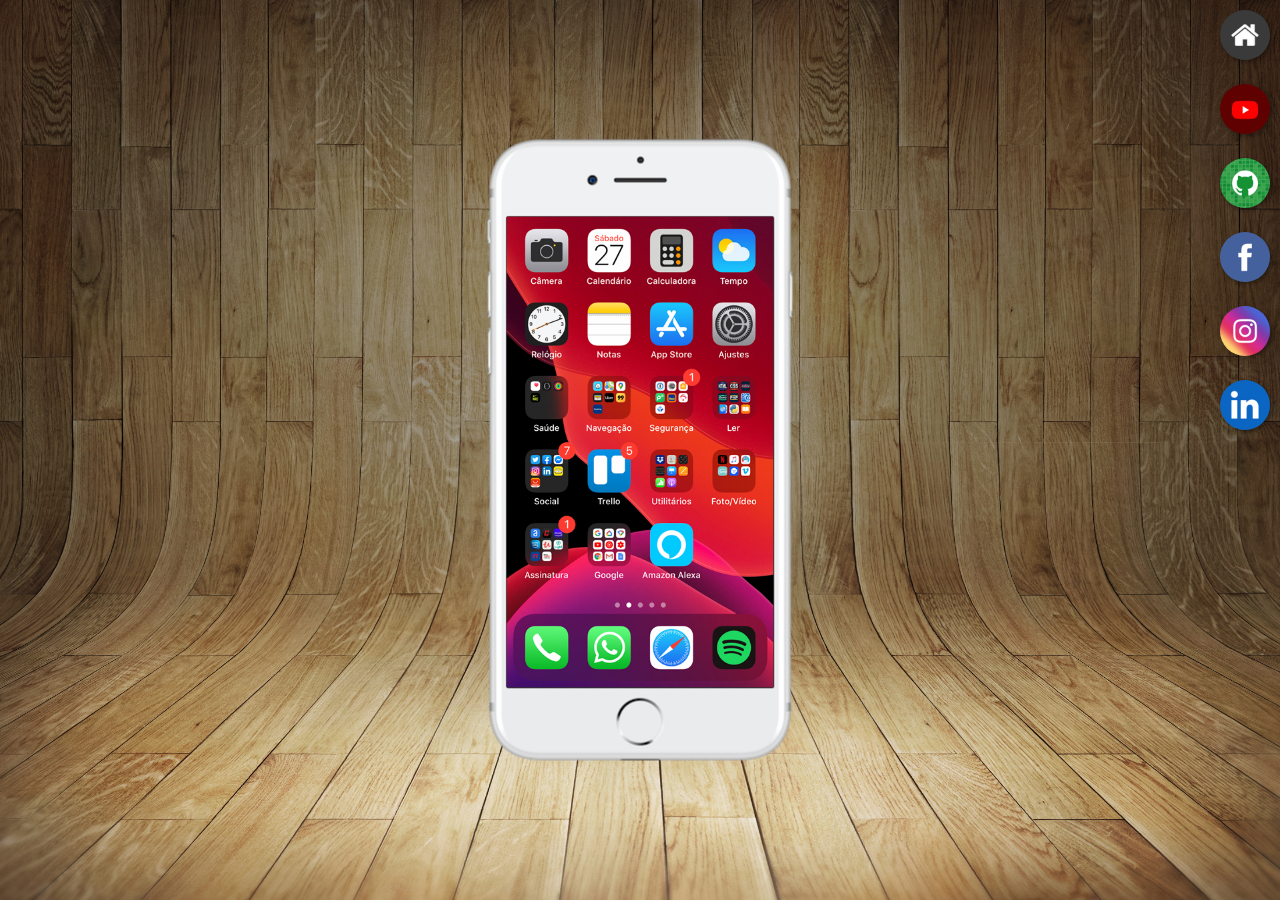
<file: index.html>
<!DOCTYPE html>
<html lang="pt-br">
<head>
    <meta charset="UTF-8">
    <meta name="viewport" content="width=device-width, initial-scale=1.0">
    <link rel="shortcut icon" href="favicon.ico" type="image/x-icon">
    <link rel="stylesheet" href="estilos/estilos.css">
    <title>Pojeto Redes Sociais</title>
</head>
<body>
    <main>
        <section id="telefone">
            <iframe src="home.html" name="tela" id="tela" frameborder="0">
                Seu navegador não é compatível com isso.
            </iframe>
        </section>
        <section id="redes-sociais">
            <a href="home.html" target="tela"> <img src="imagens/logo-home.jpg" alt="Home"></a><br>

            <a href="youtube.html" target="tela"><img src="imagens/logo-youtube.jpg" alt="Youtube"></a><br>

            <a href="github.html" target="tela"><img src="imagens/logo-github.jpg" alt="GitHub"></a><br>

            <a href="#" target="tela"><img src="imagens/logo-facebook.jpg" alt="Facebook"></a><br>

            <a href="instagram.html" target="tela"><img src="imagens/logo-instagram.jpg" alt="Instagram"></a><br>

            <a href="linkedin.html" target="tela"><img src="imagens/logo2-linkedin.jpg" alt="Linkedin"></a>
        </section>
    </main>
</body>
</html>
</file>
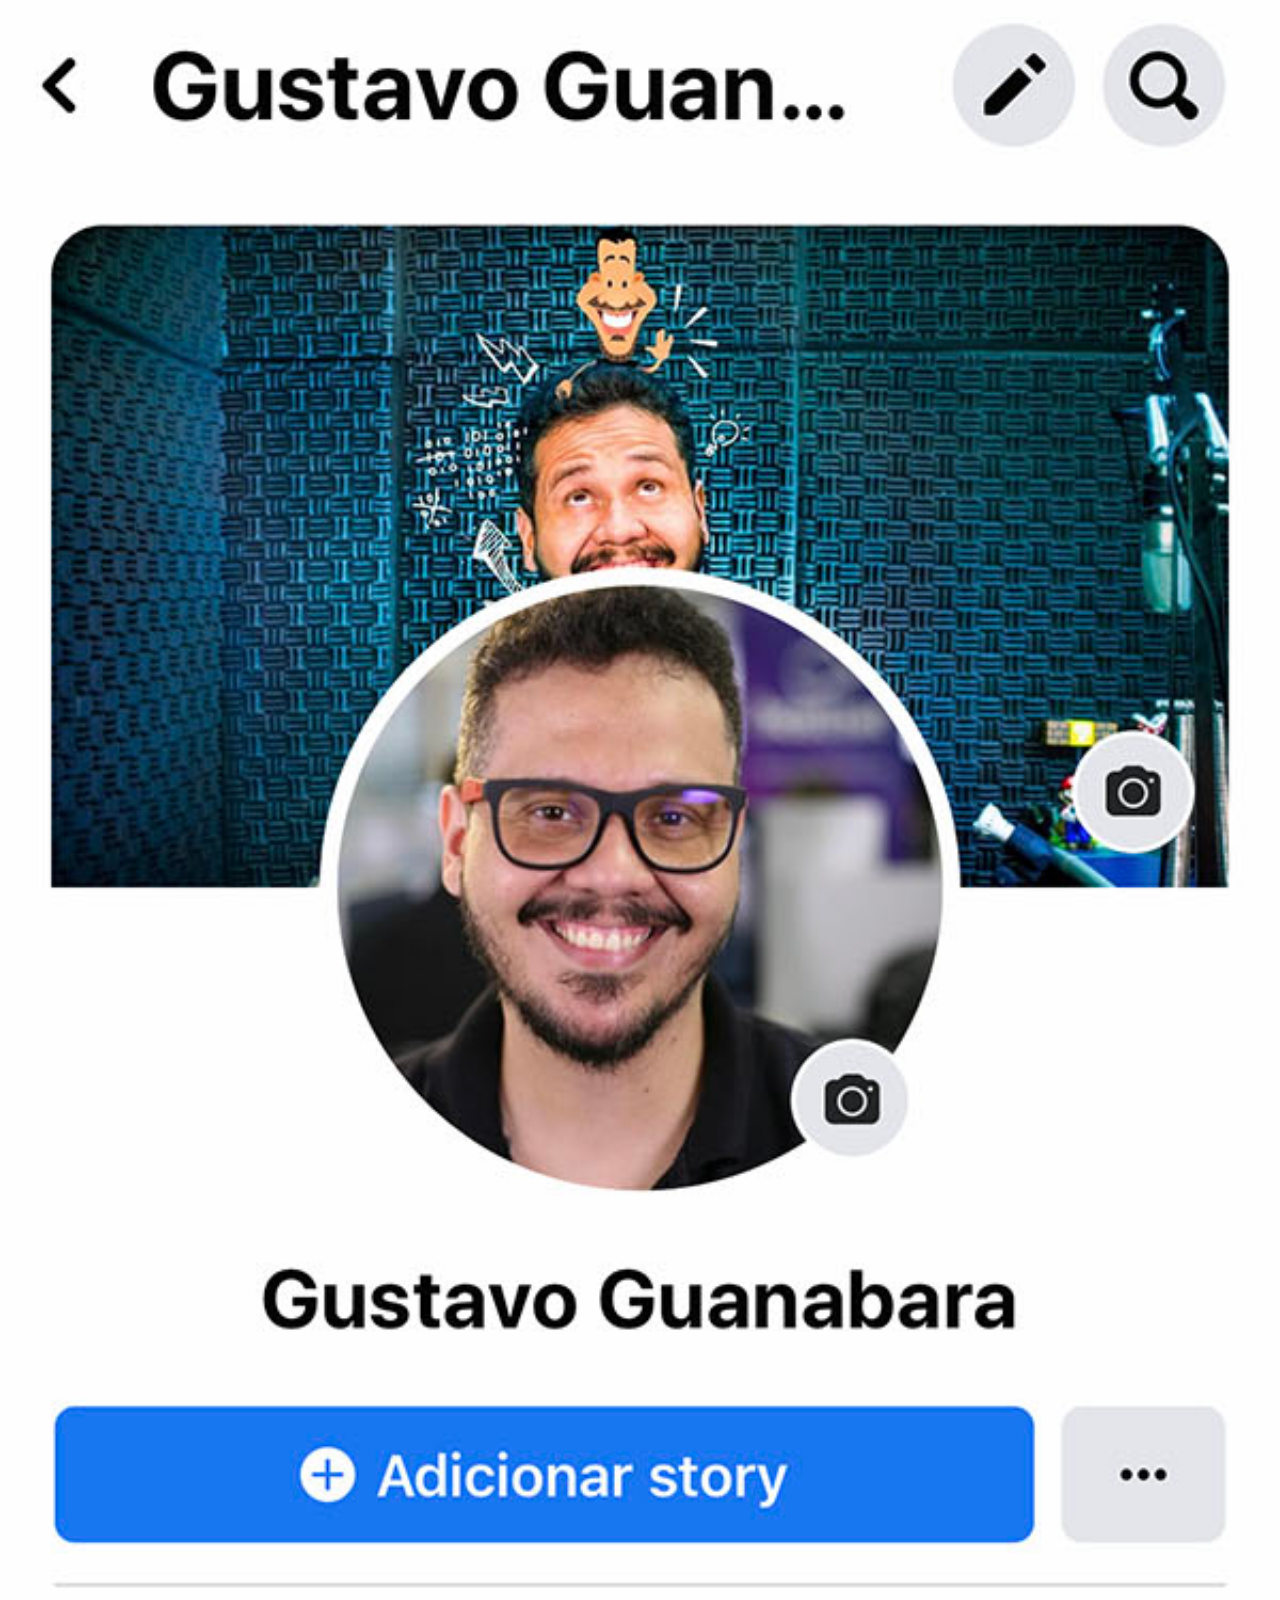
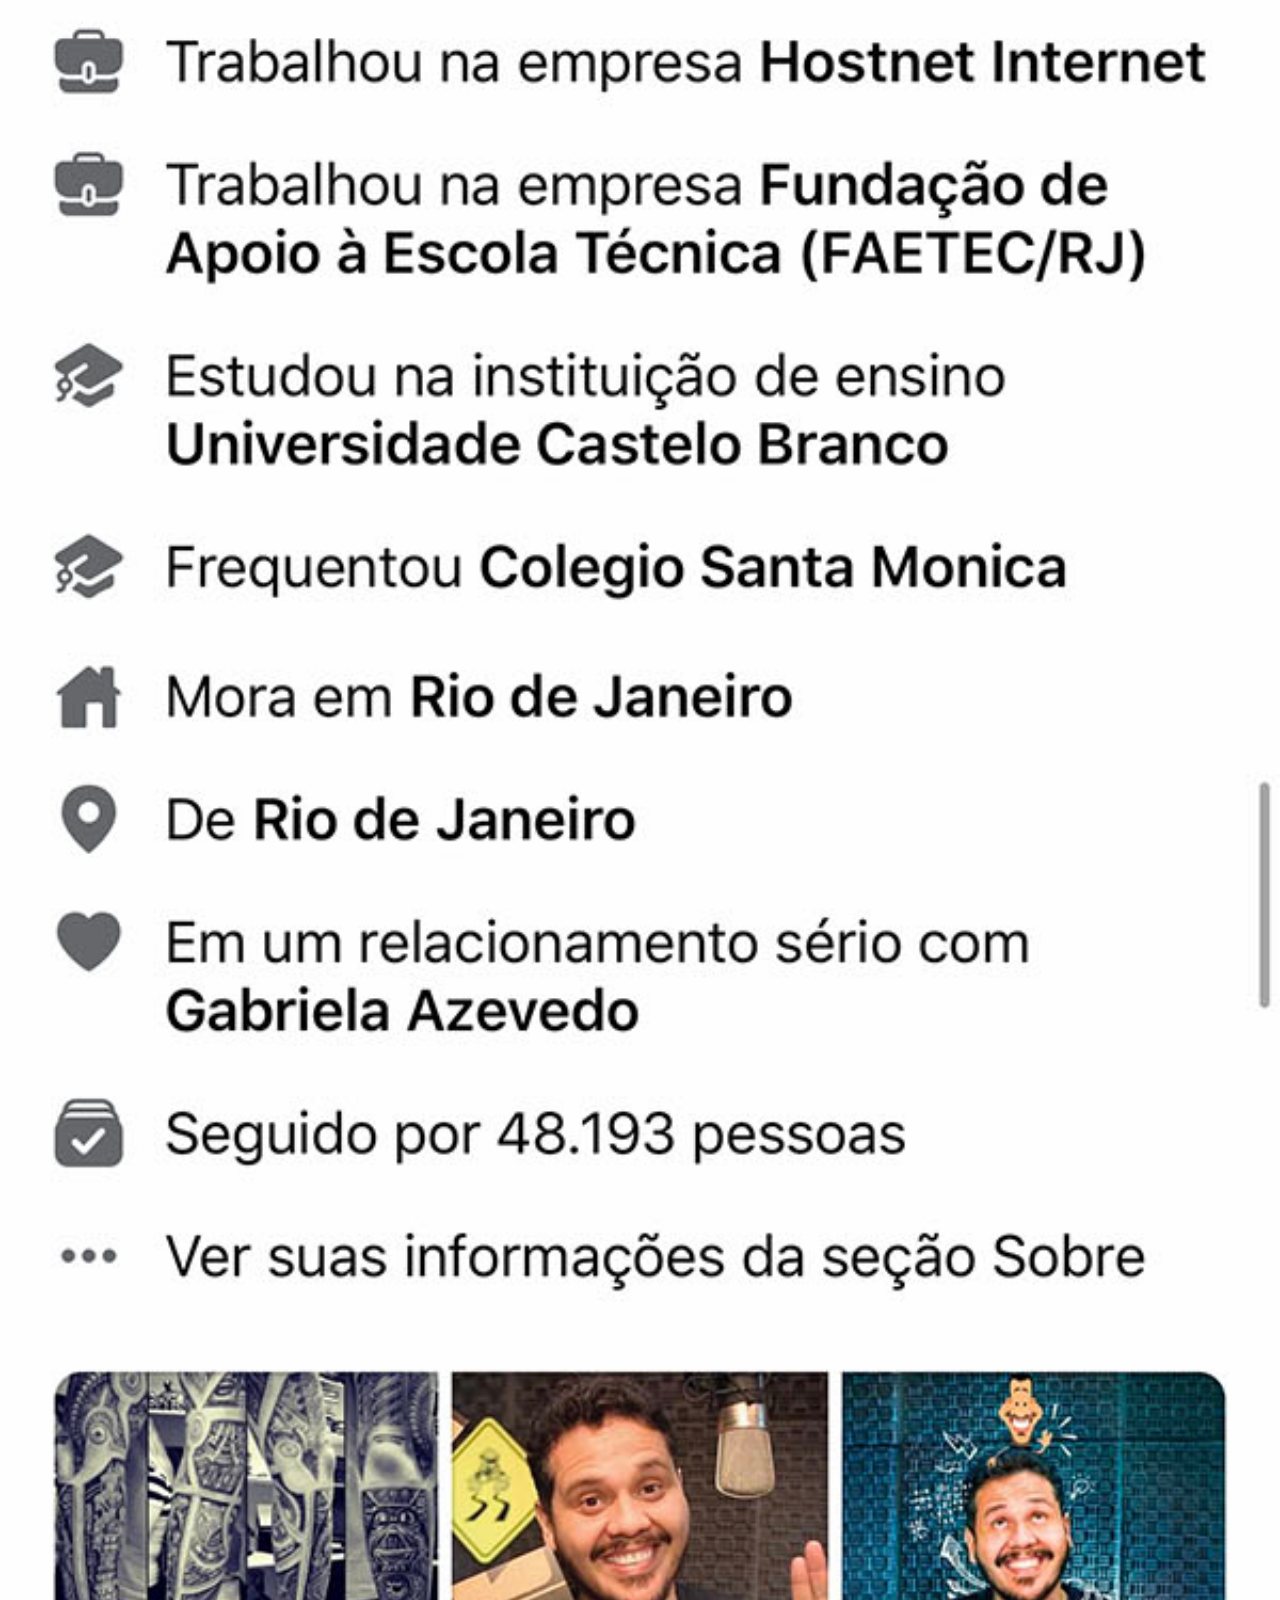
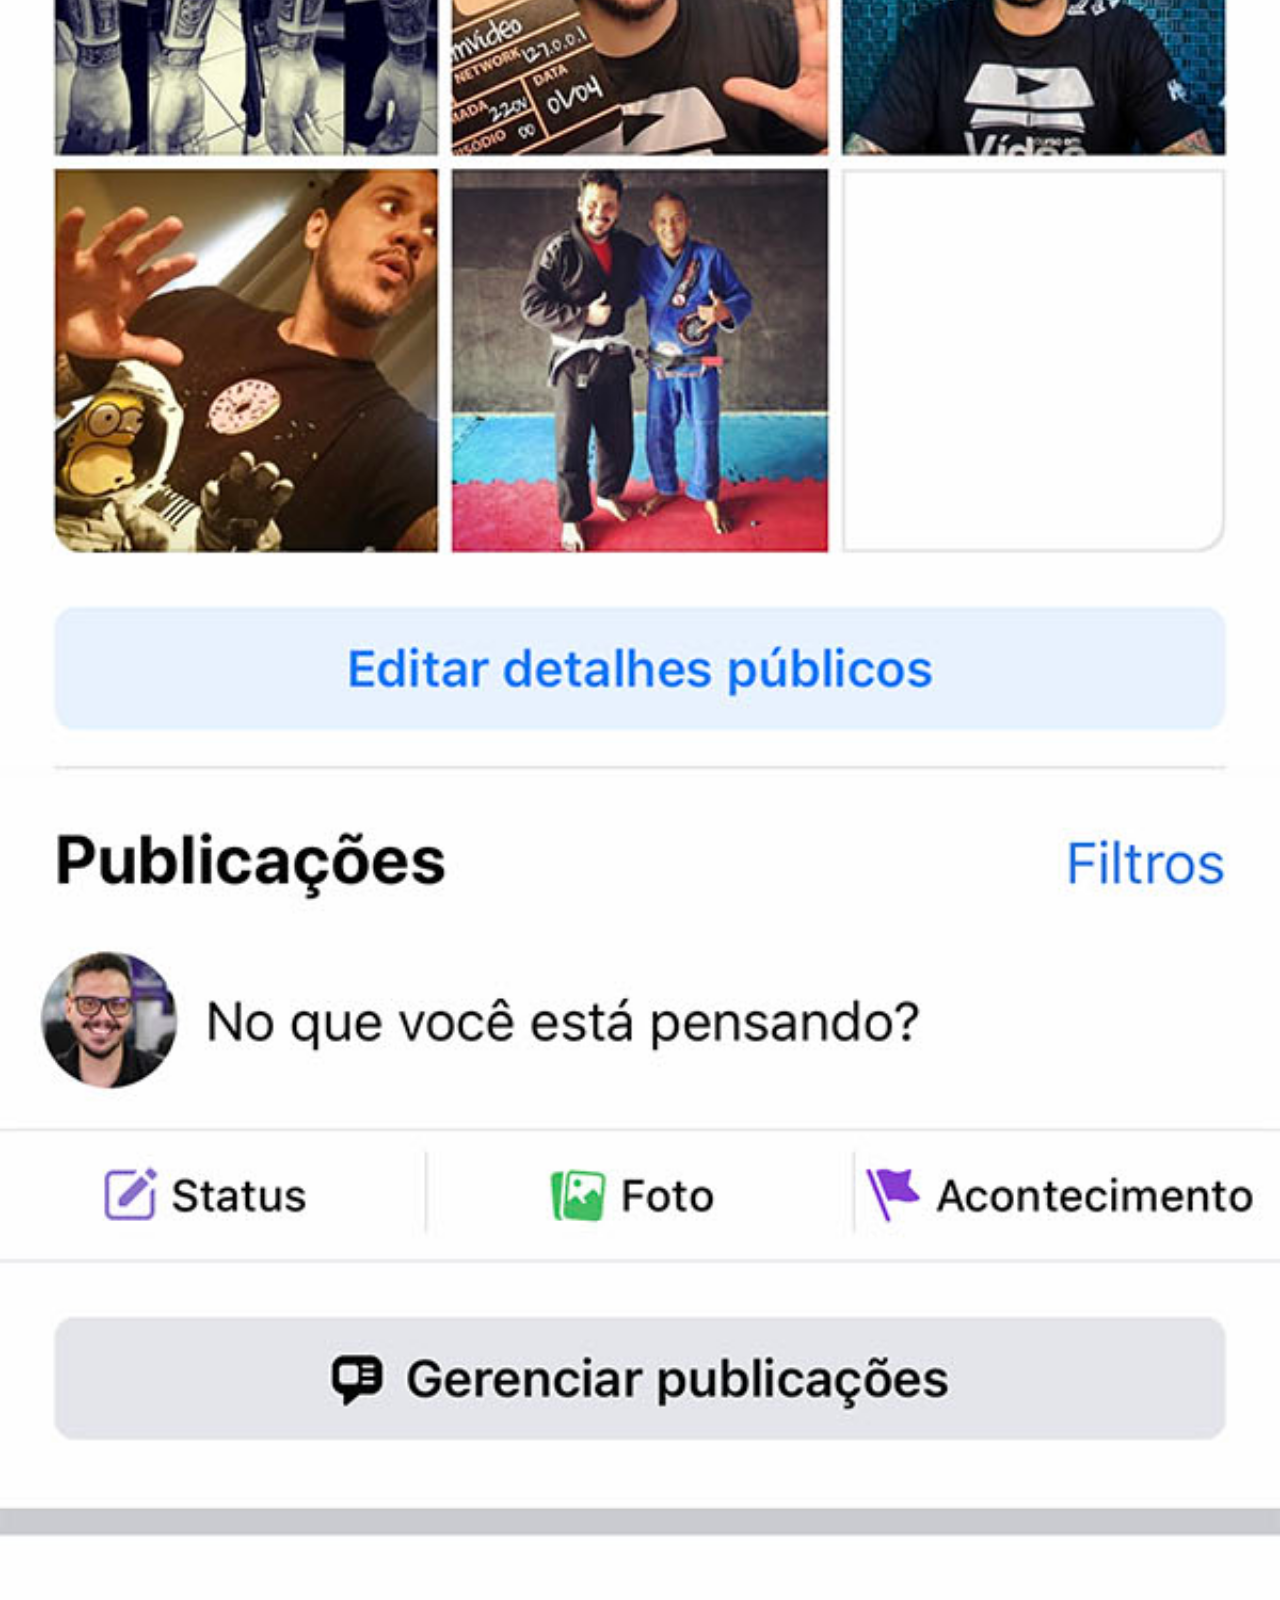
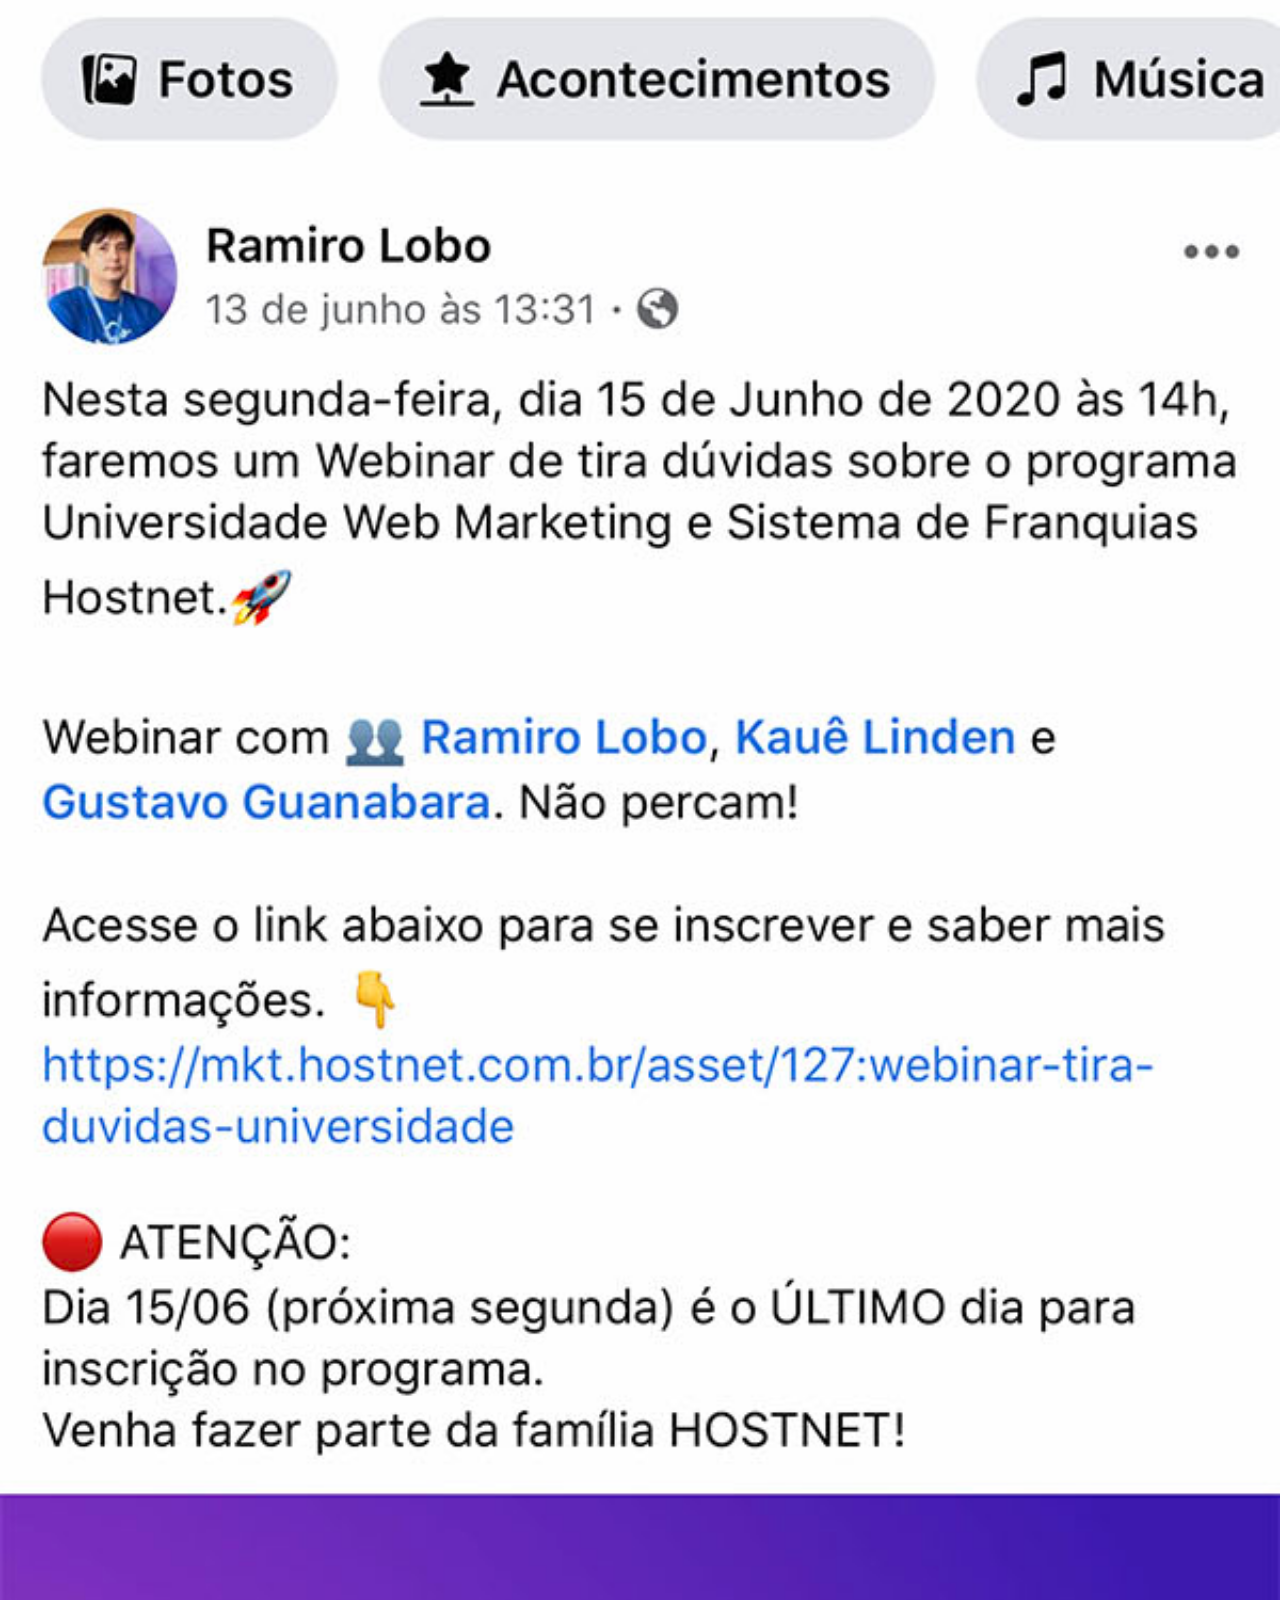
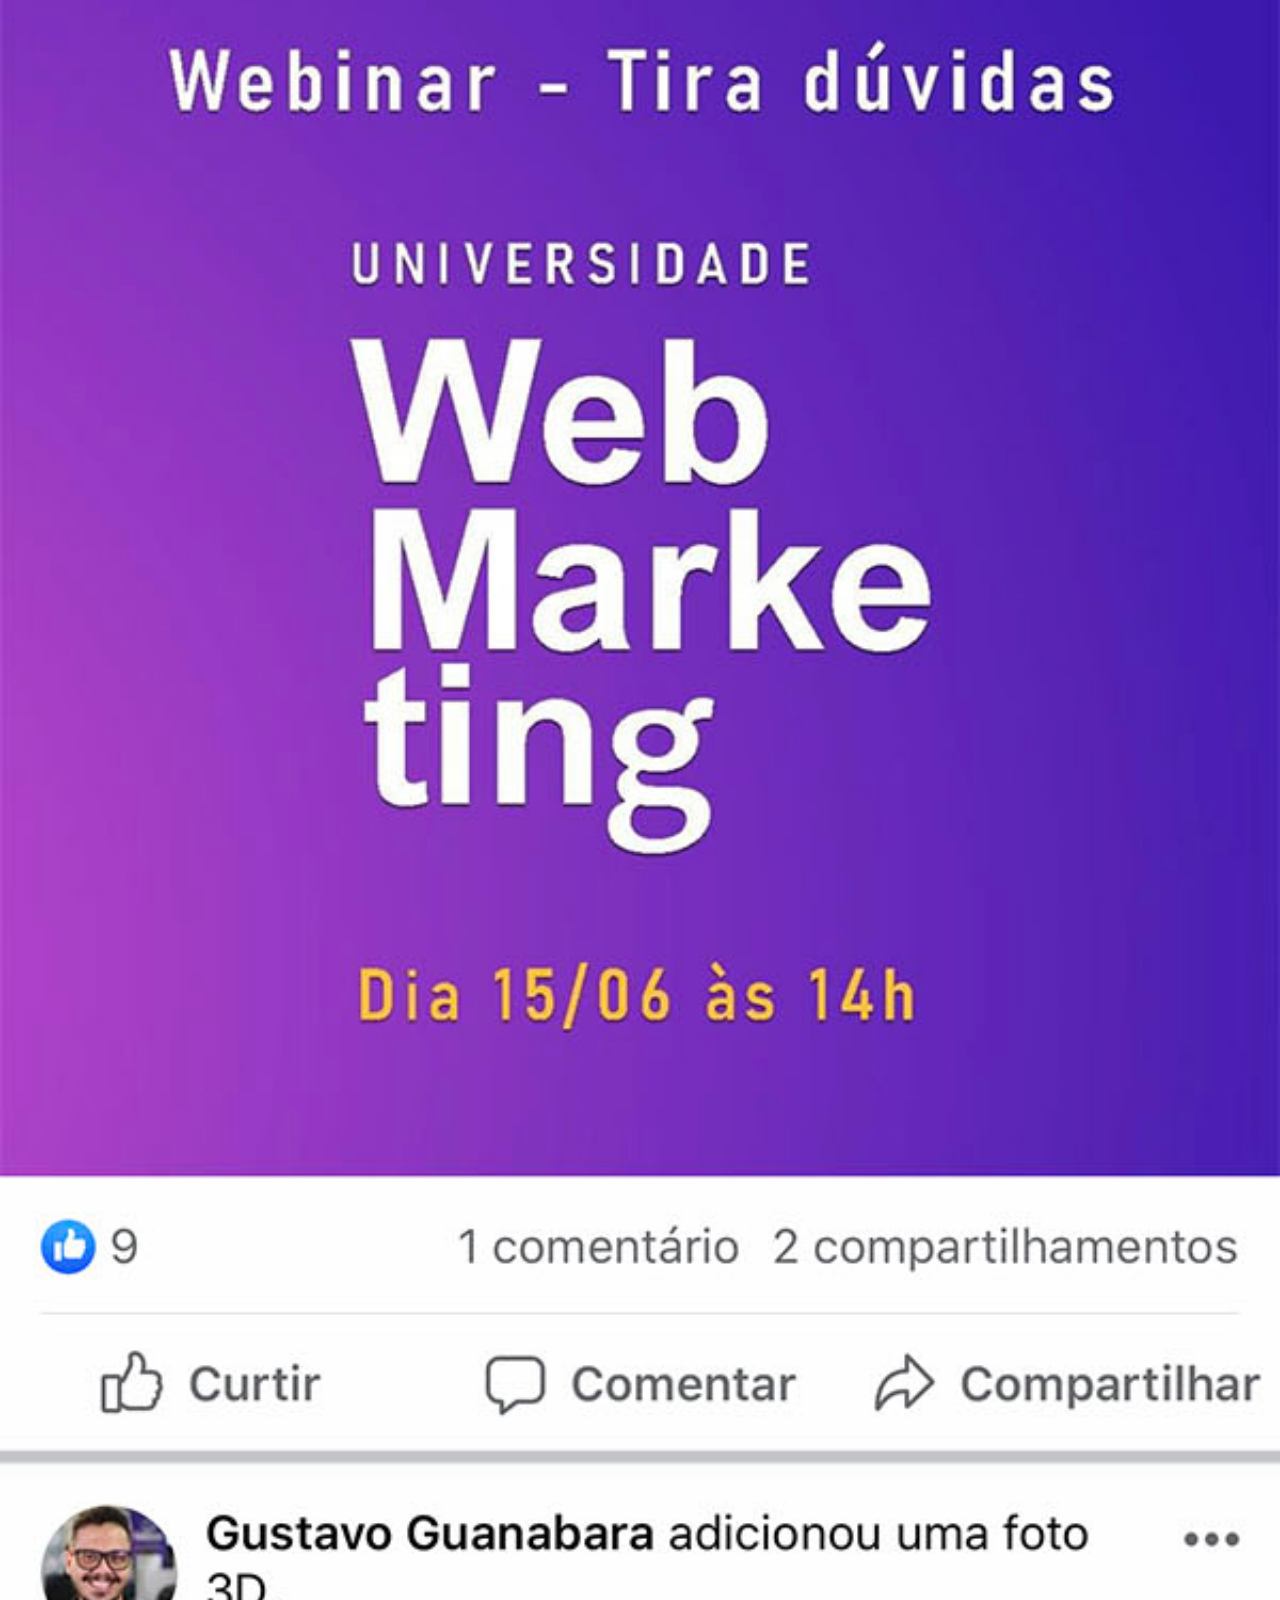
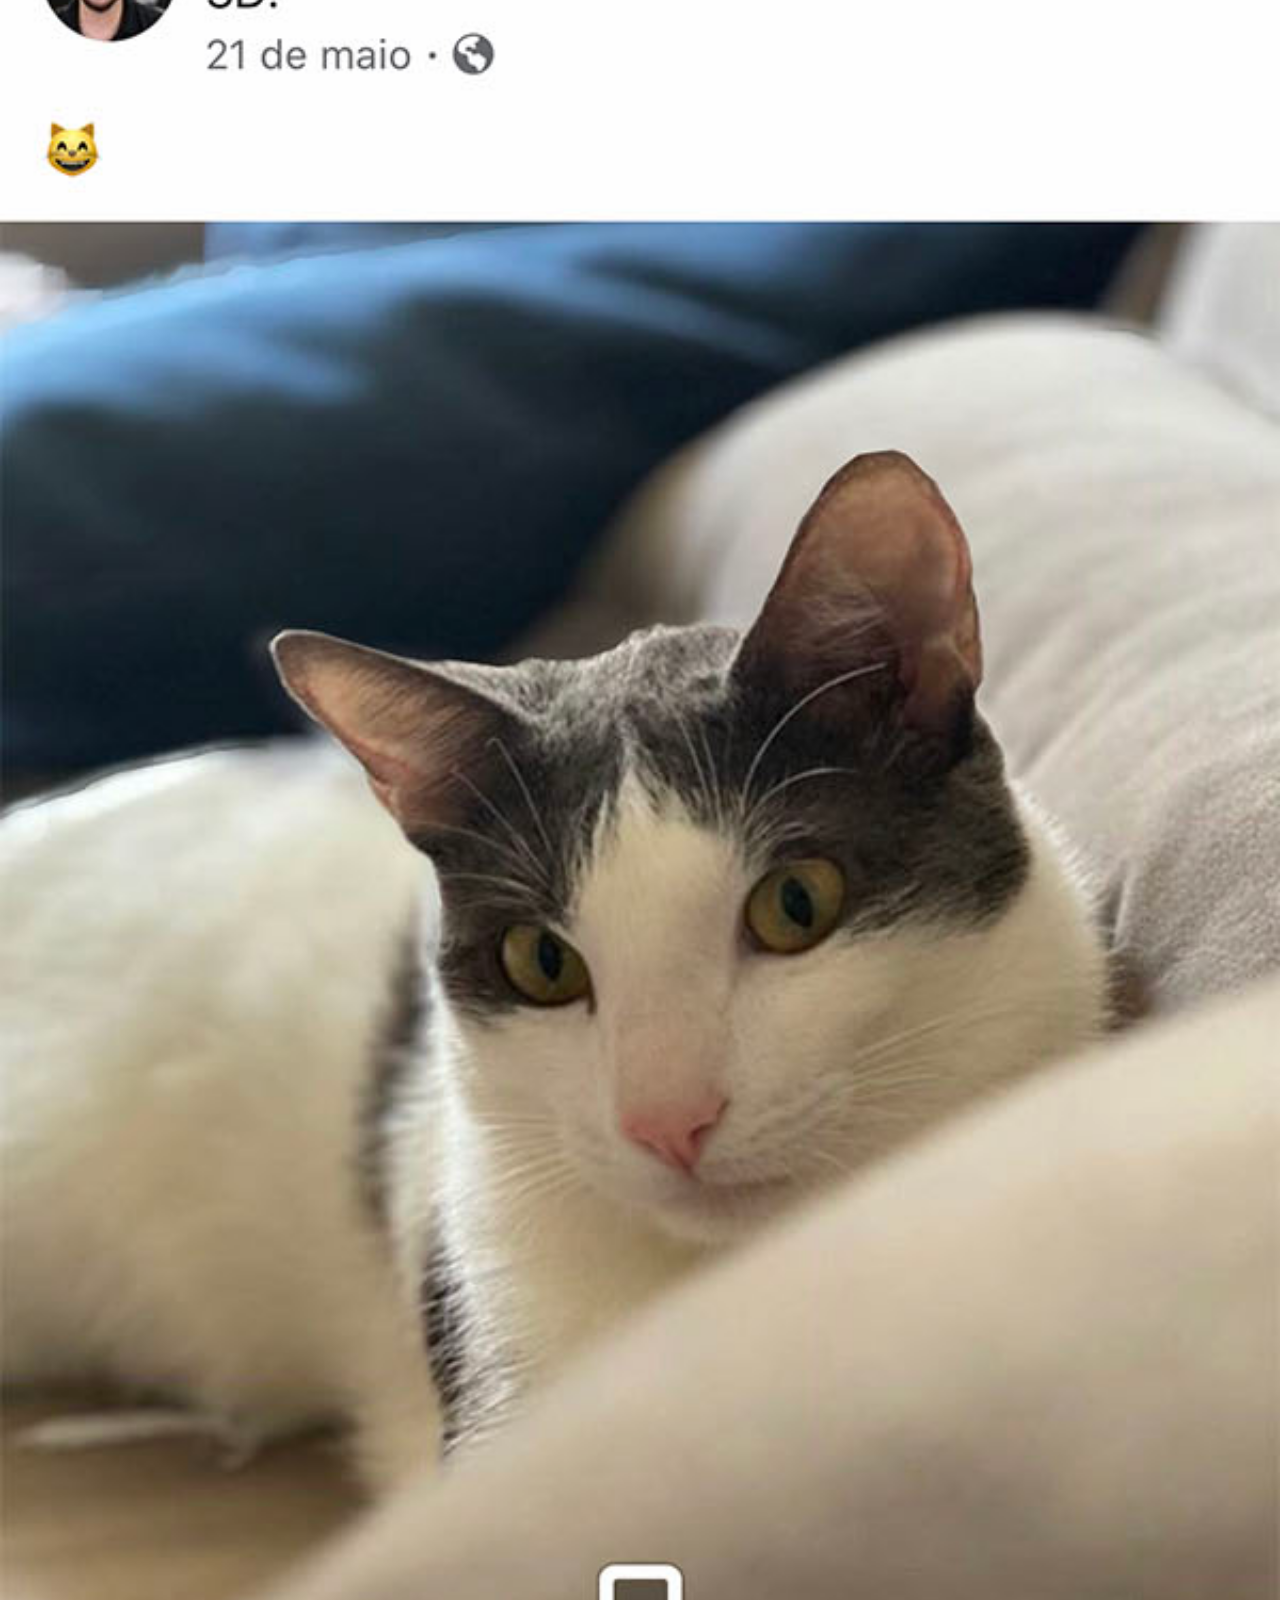
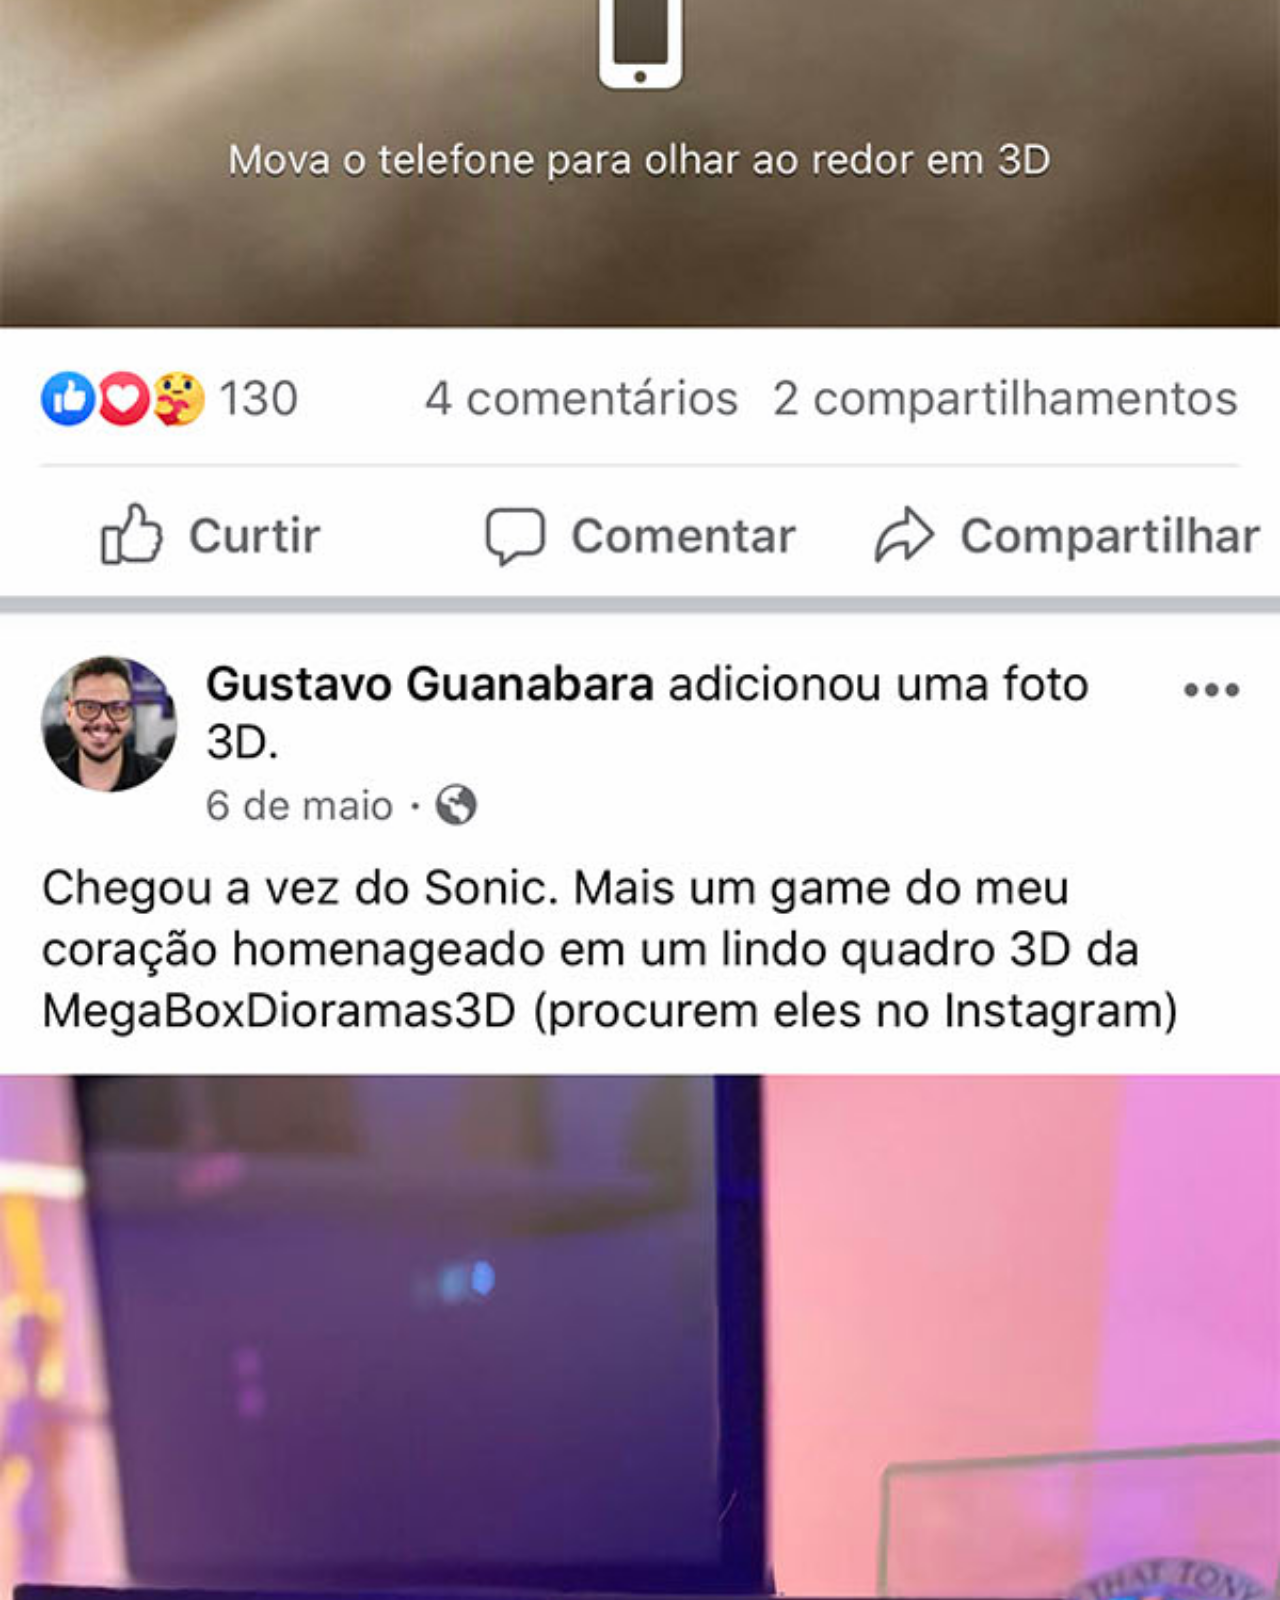
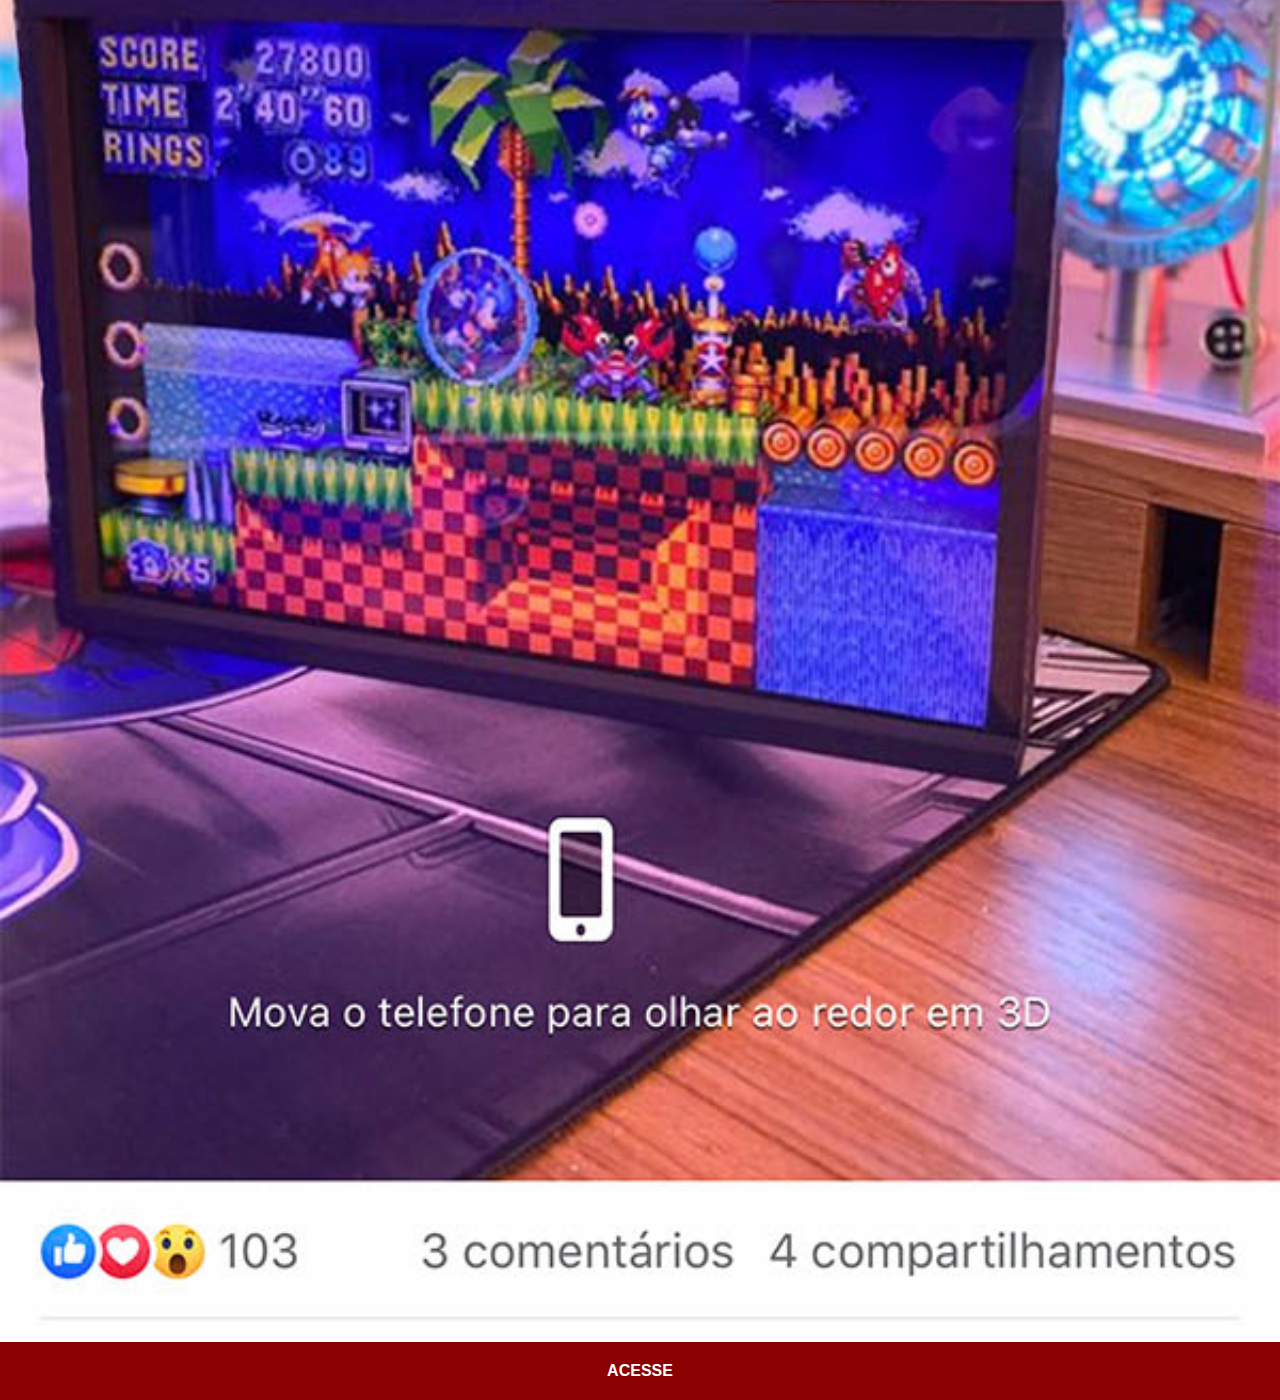
<file: facebook.html>
<!DOCTYPE html>
<html lang="pt-br">
<head>
    <meta charset="UTF-8">
    <meta name="viewport" content="width=device-width, initial-scale=1.0">
    <link rel="stylesheet" href="estilos/social.css">
    <title>Youtube</title>
</head>
<body>
    <img src="imagens/tela-facebook.jpg" alt="Yutube">
    <a href="https://www.facebook.com/profile.php?id=100073972527454&sk=about" target="_blank">ACESSE</a>
</body>
</html>
</file>
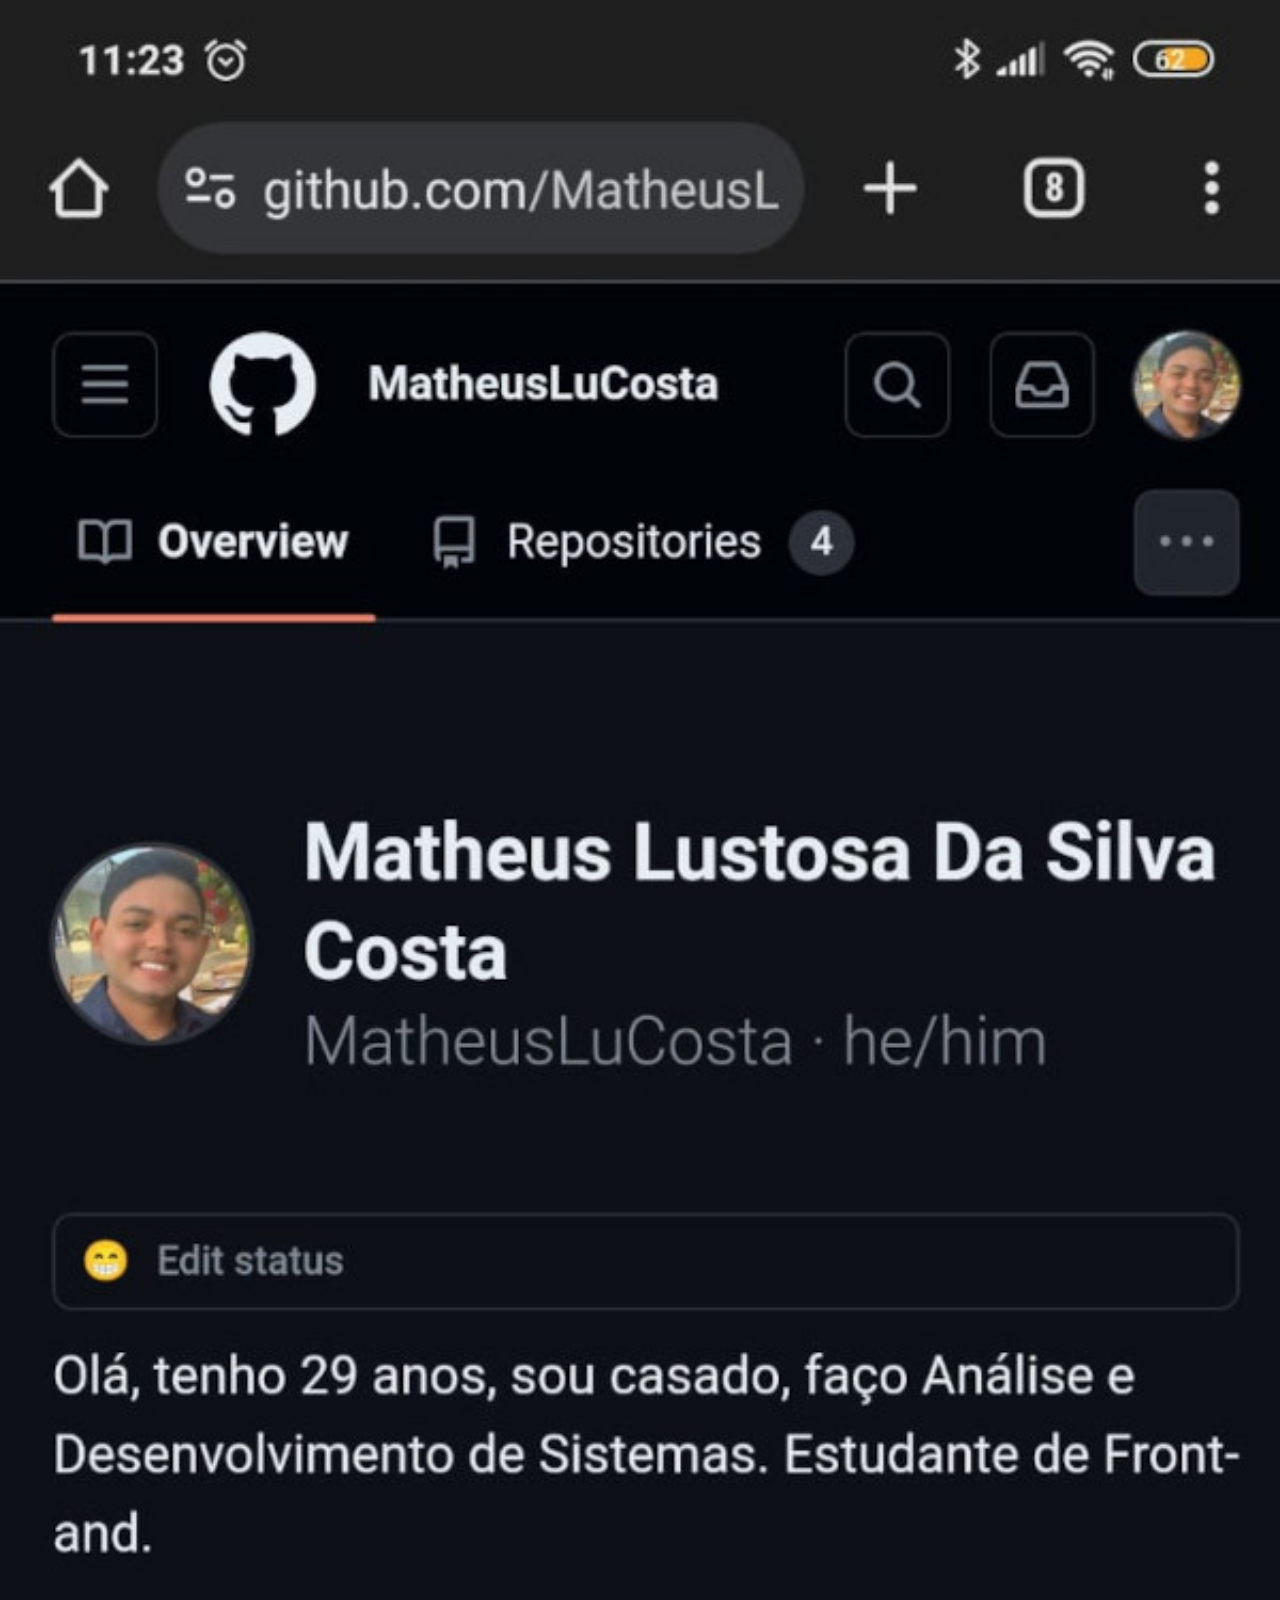
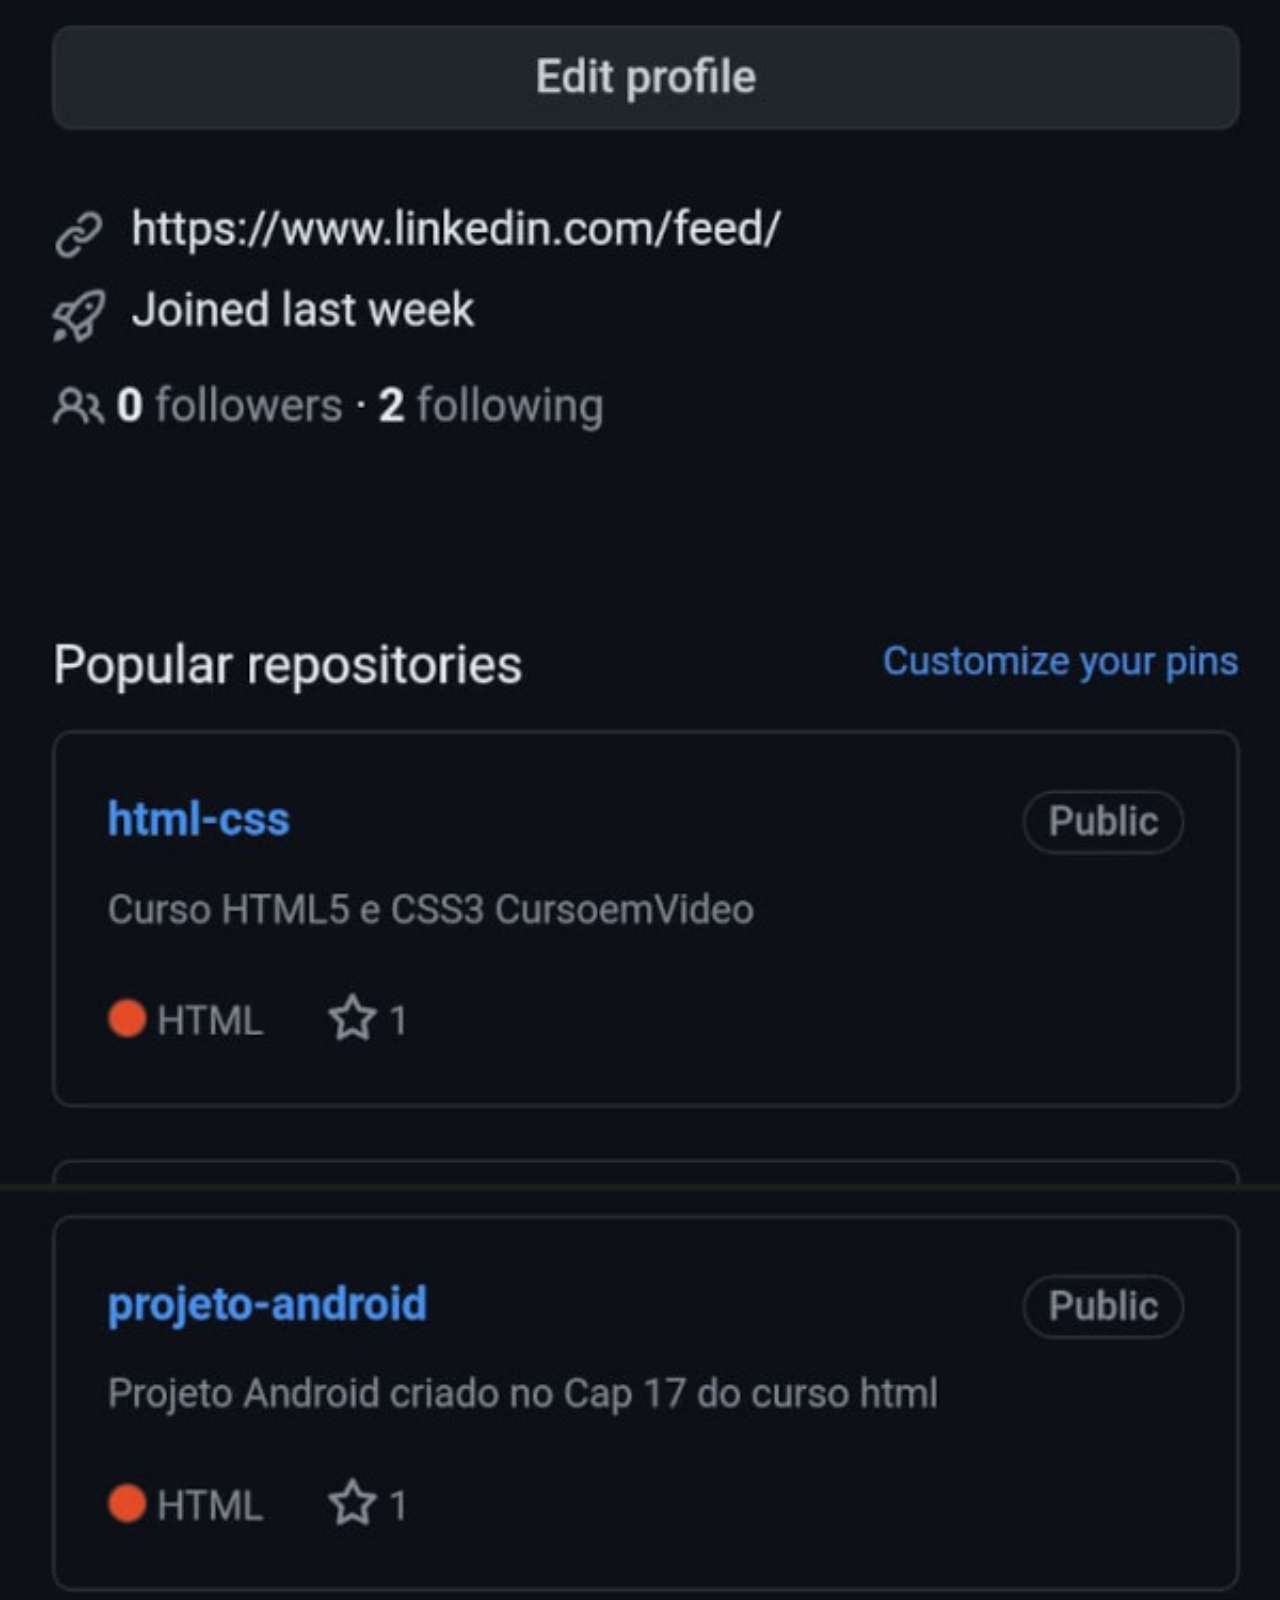
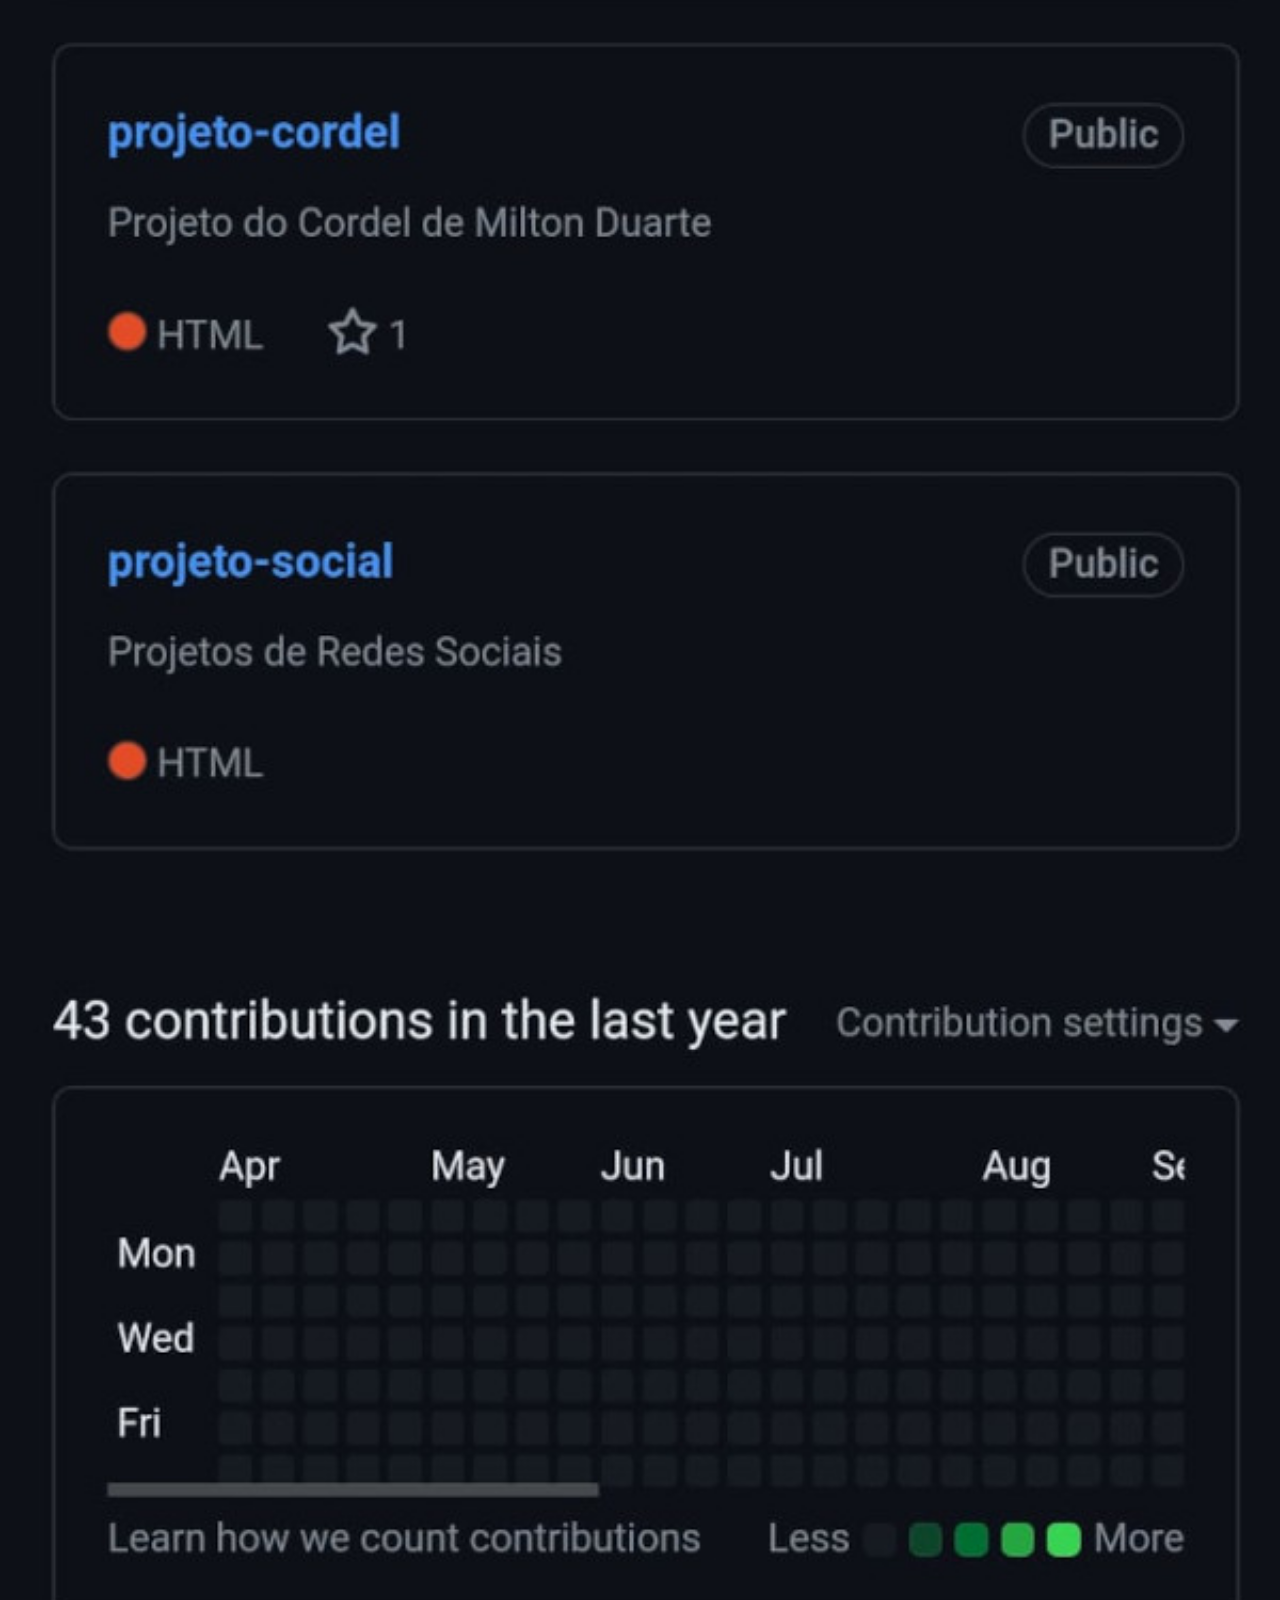
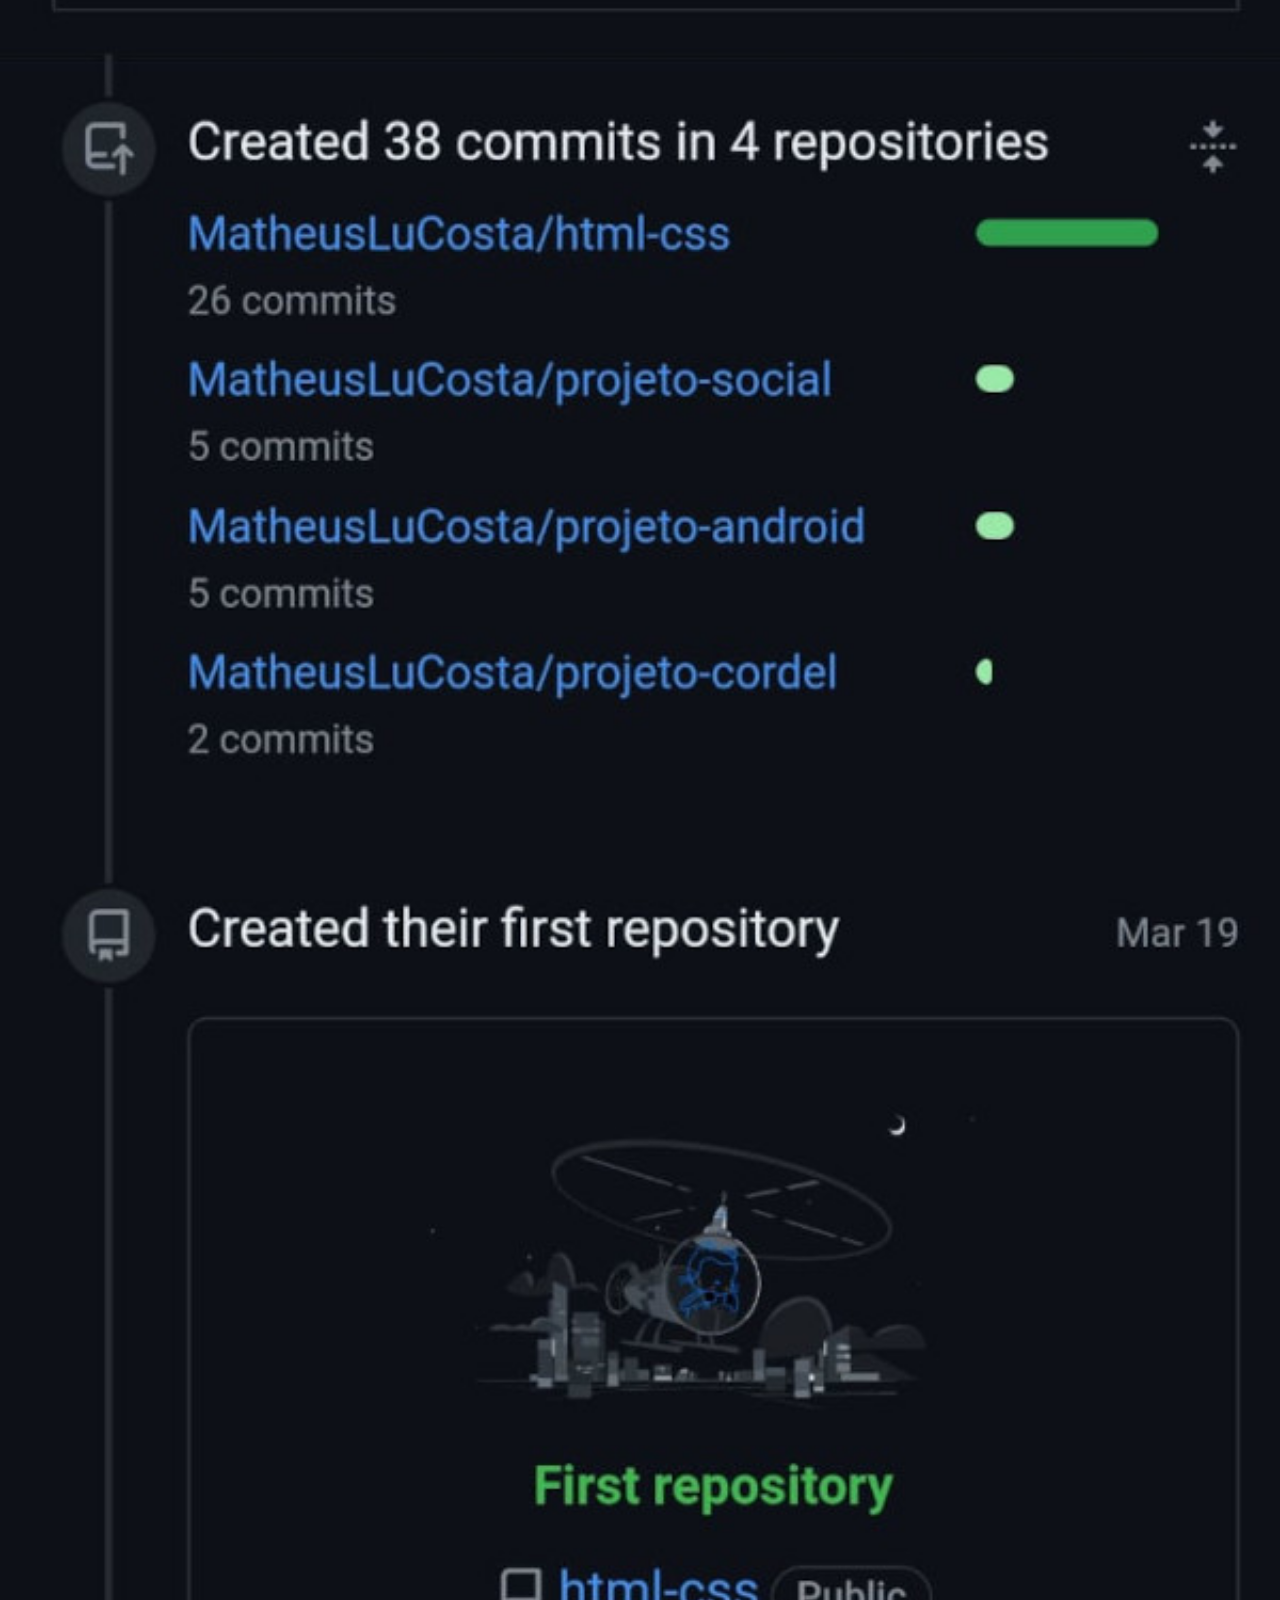
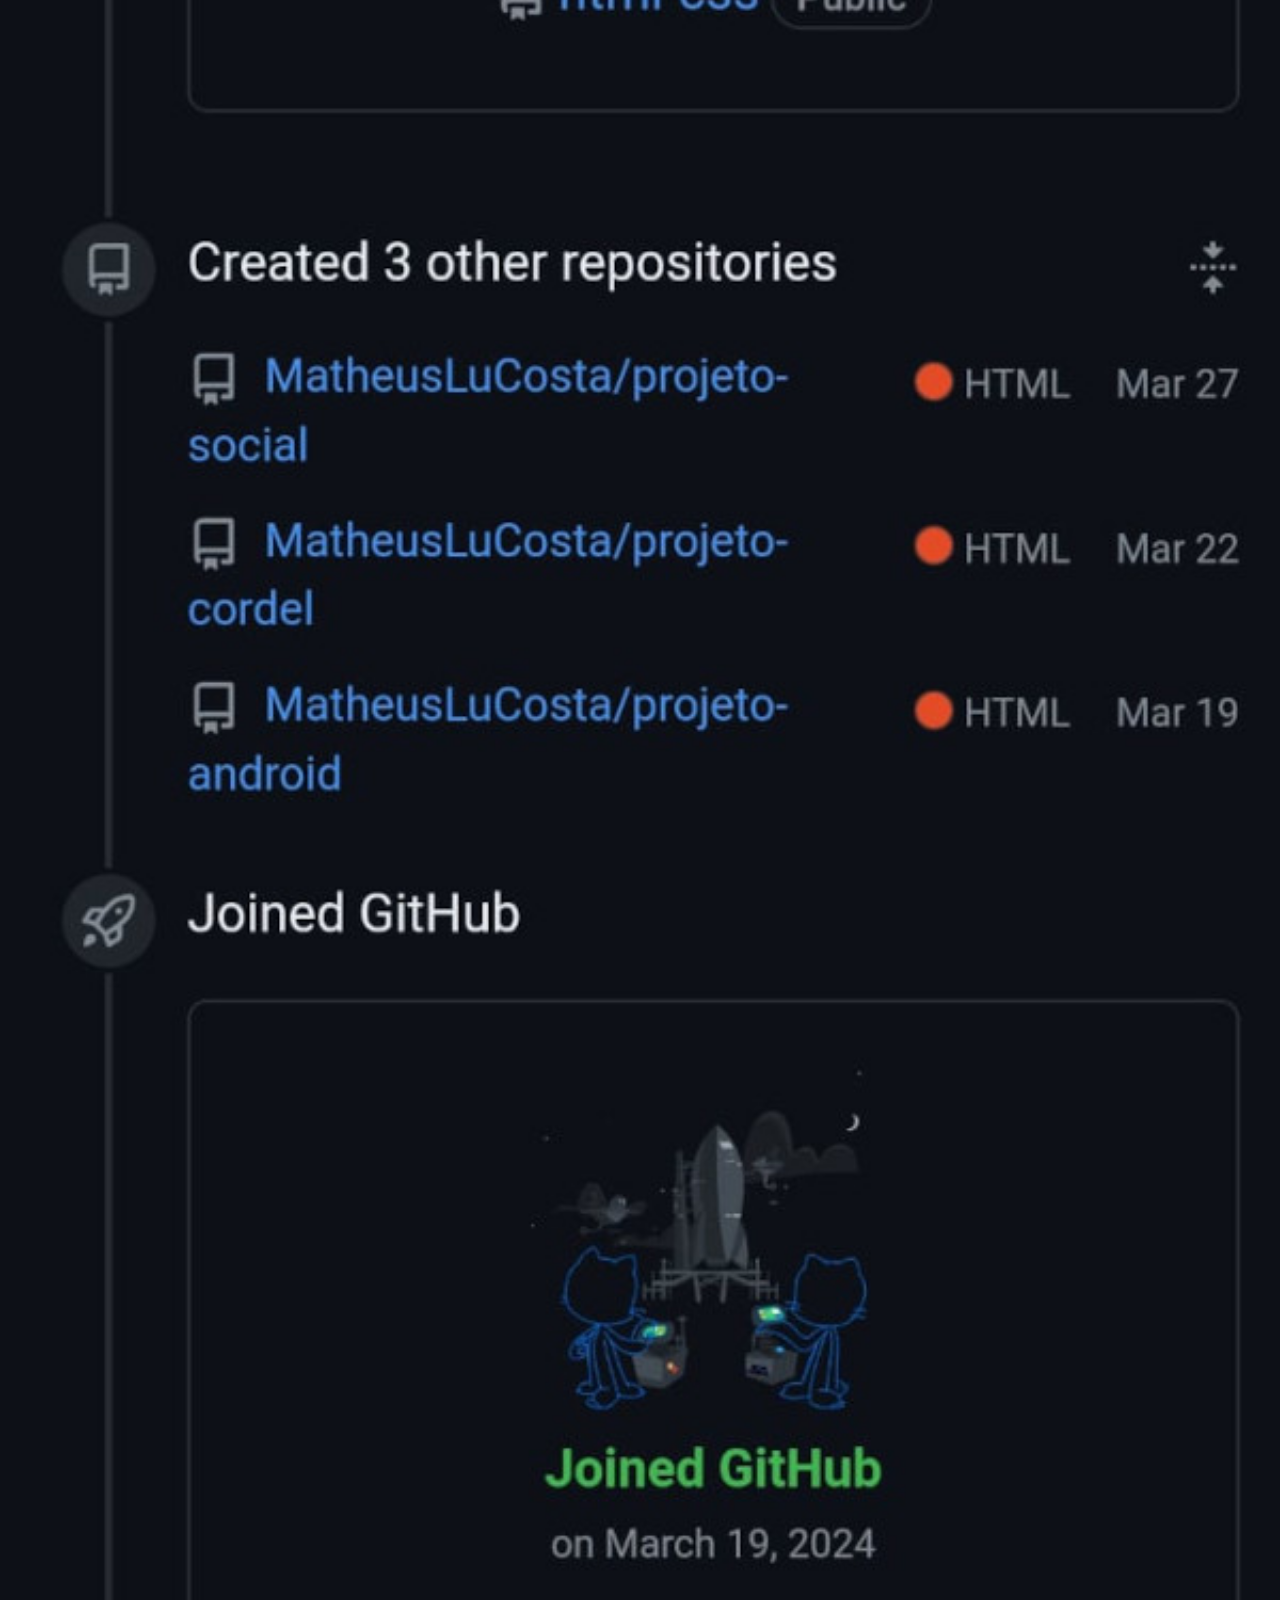
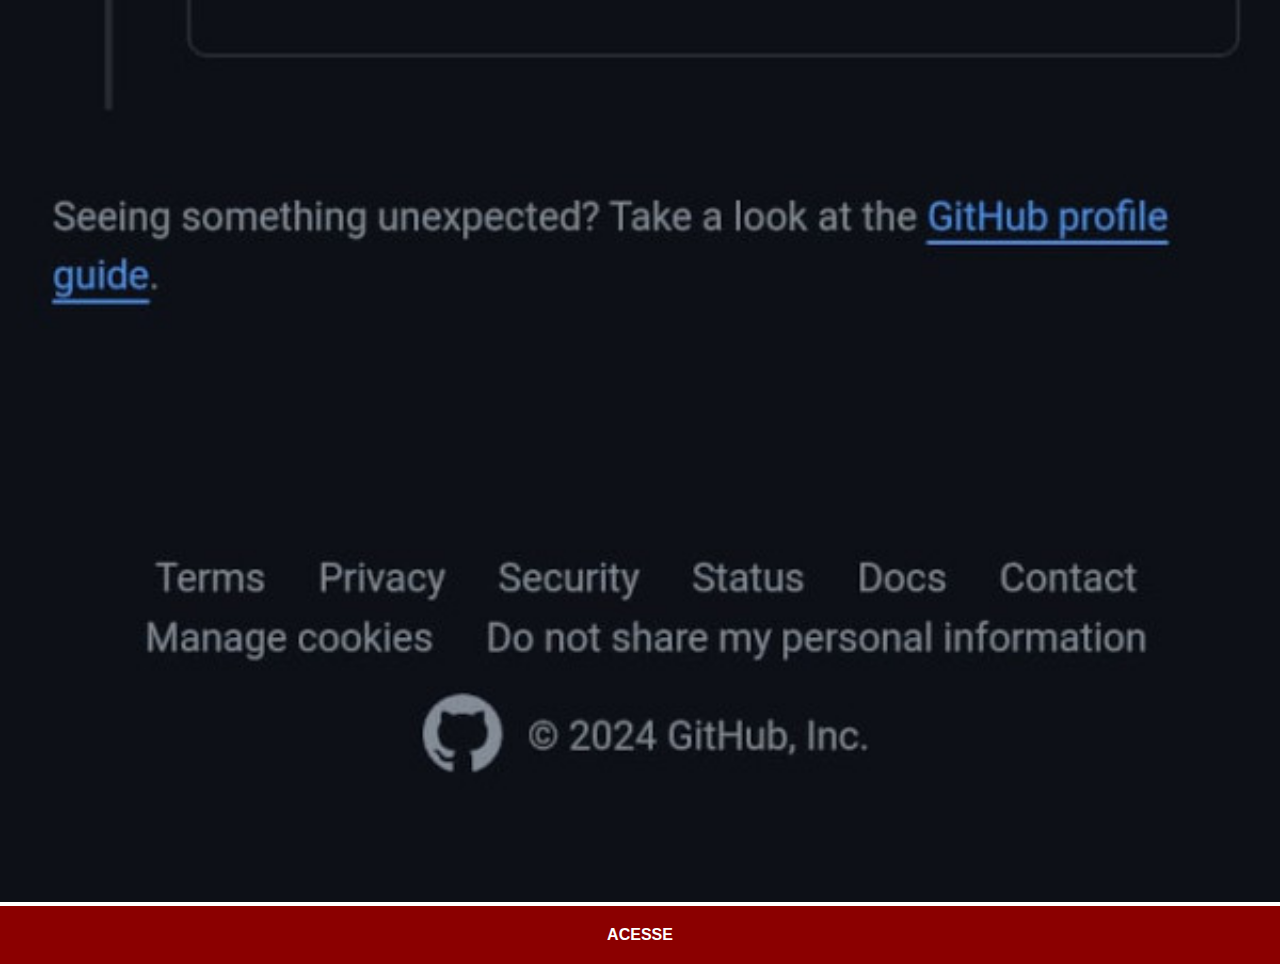
<file: github.html>
<!DOCTYPE html>
<html lang="pt-br">
<head>
    <meta charset="UTF-8">
    <meta name="viewport" content="width=device-width, initial-scale=1.0">
    <link rel="stylesheet" href="estilos/social.css">
    <title>Youtube</title>
</head>
<body>
    <img src="imagens/tela-github2.jpg" alt="Yutube">
    <a href="https://github.com/MatheusLuCosta" target="_blank">ACESSE</a>
</body>
</html>
</file>
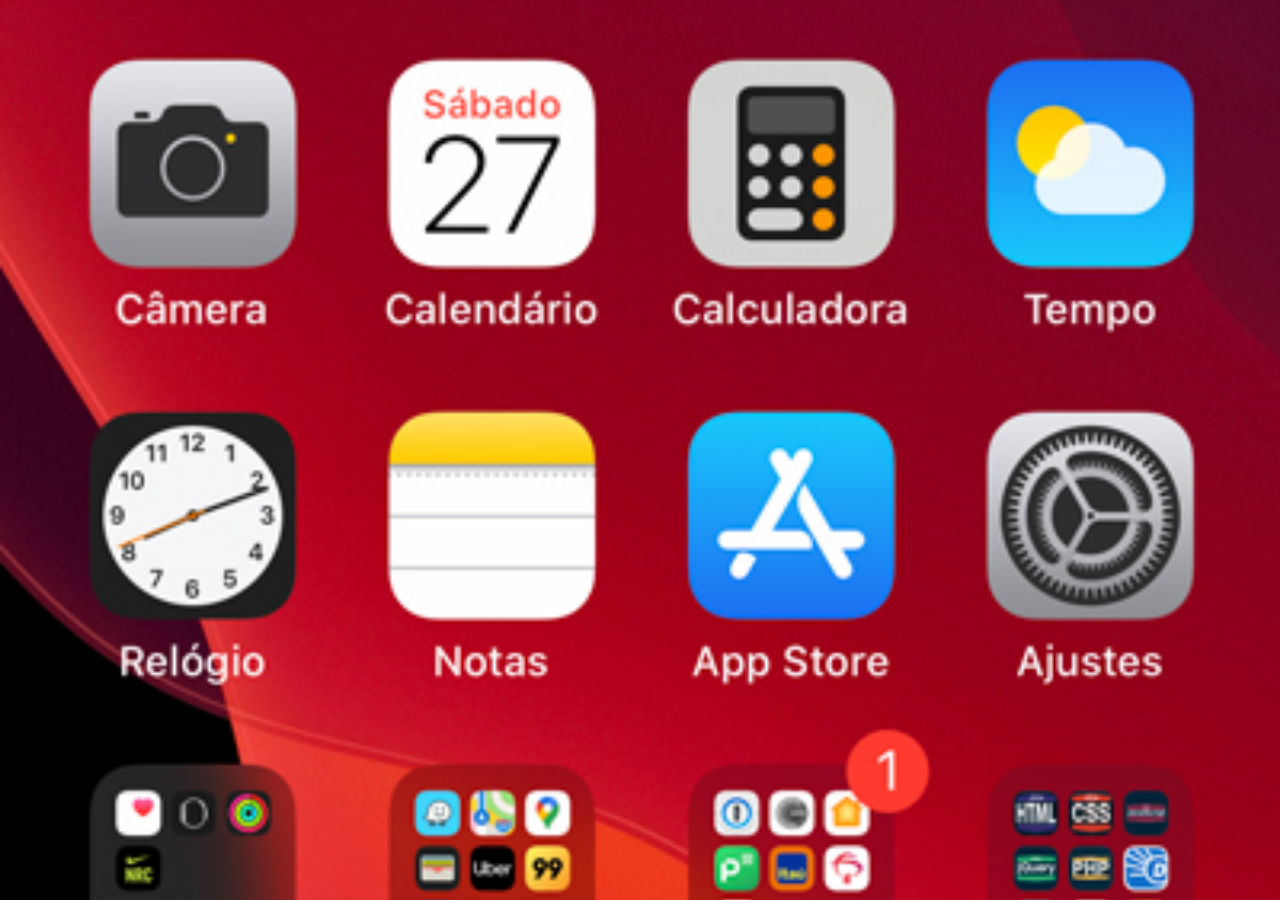
<file: home.html>
<!DOCTYPE html>
<html lang="pt-br">
<head>
    <meta charset="UTF-8">
    <meta name="viewport" content="width=device-width, initial-scale=1.0">
    <title>Home</title>
    <style>
        * {
            margin: 0px;
            padding: 0px;
        }

        body {
            width: 100vw;
            height: 100vh;
            background: black url('imagens/tela-home.jpg') no-repeat top center;
            background-size: cover;
        }
    </style>
</head>
<body>
    
</body>
</html>
</file>
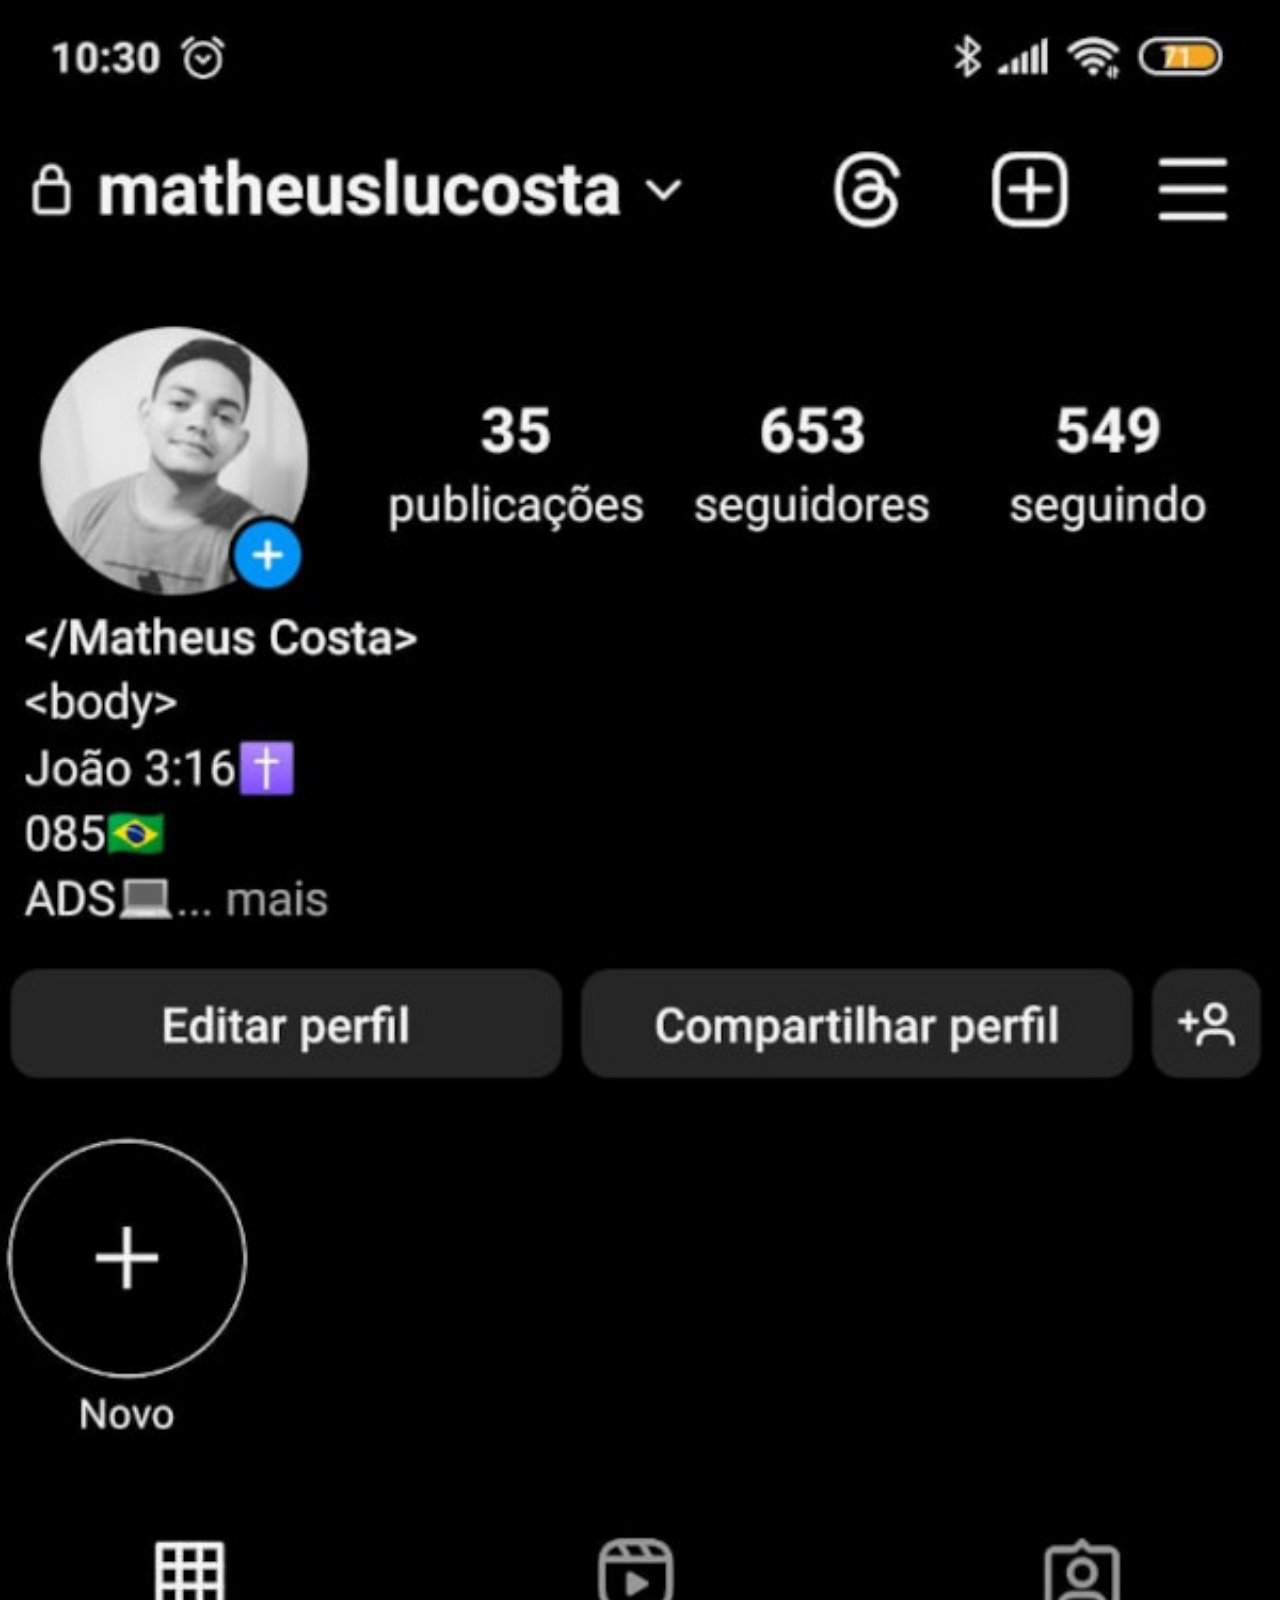
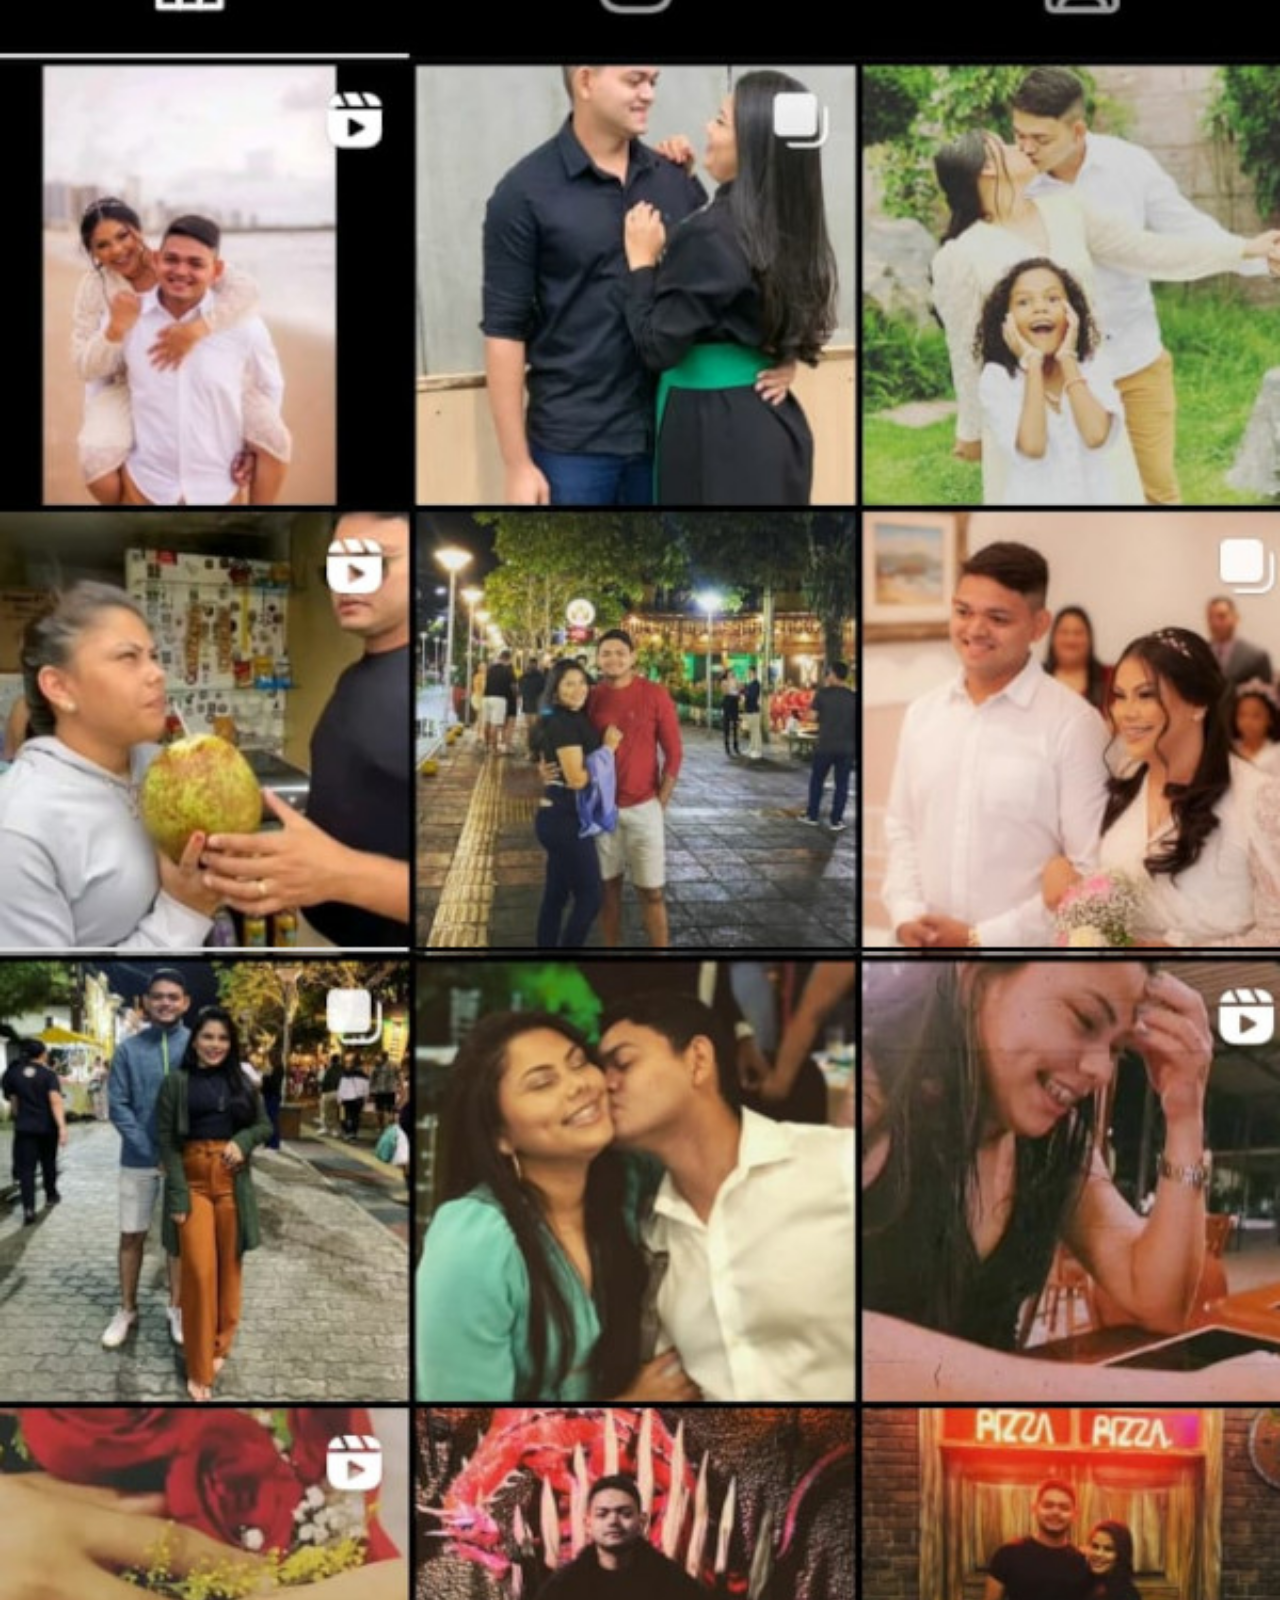
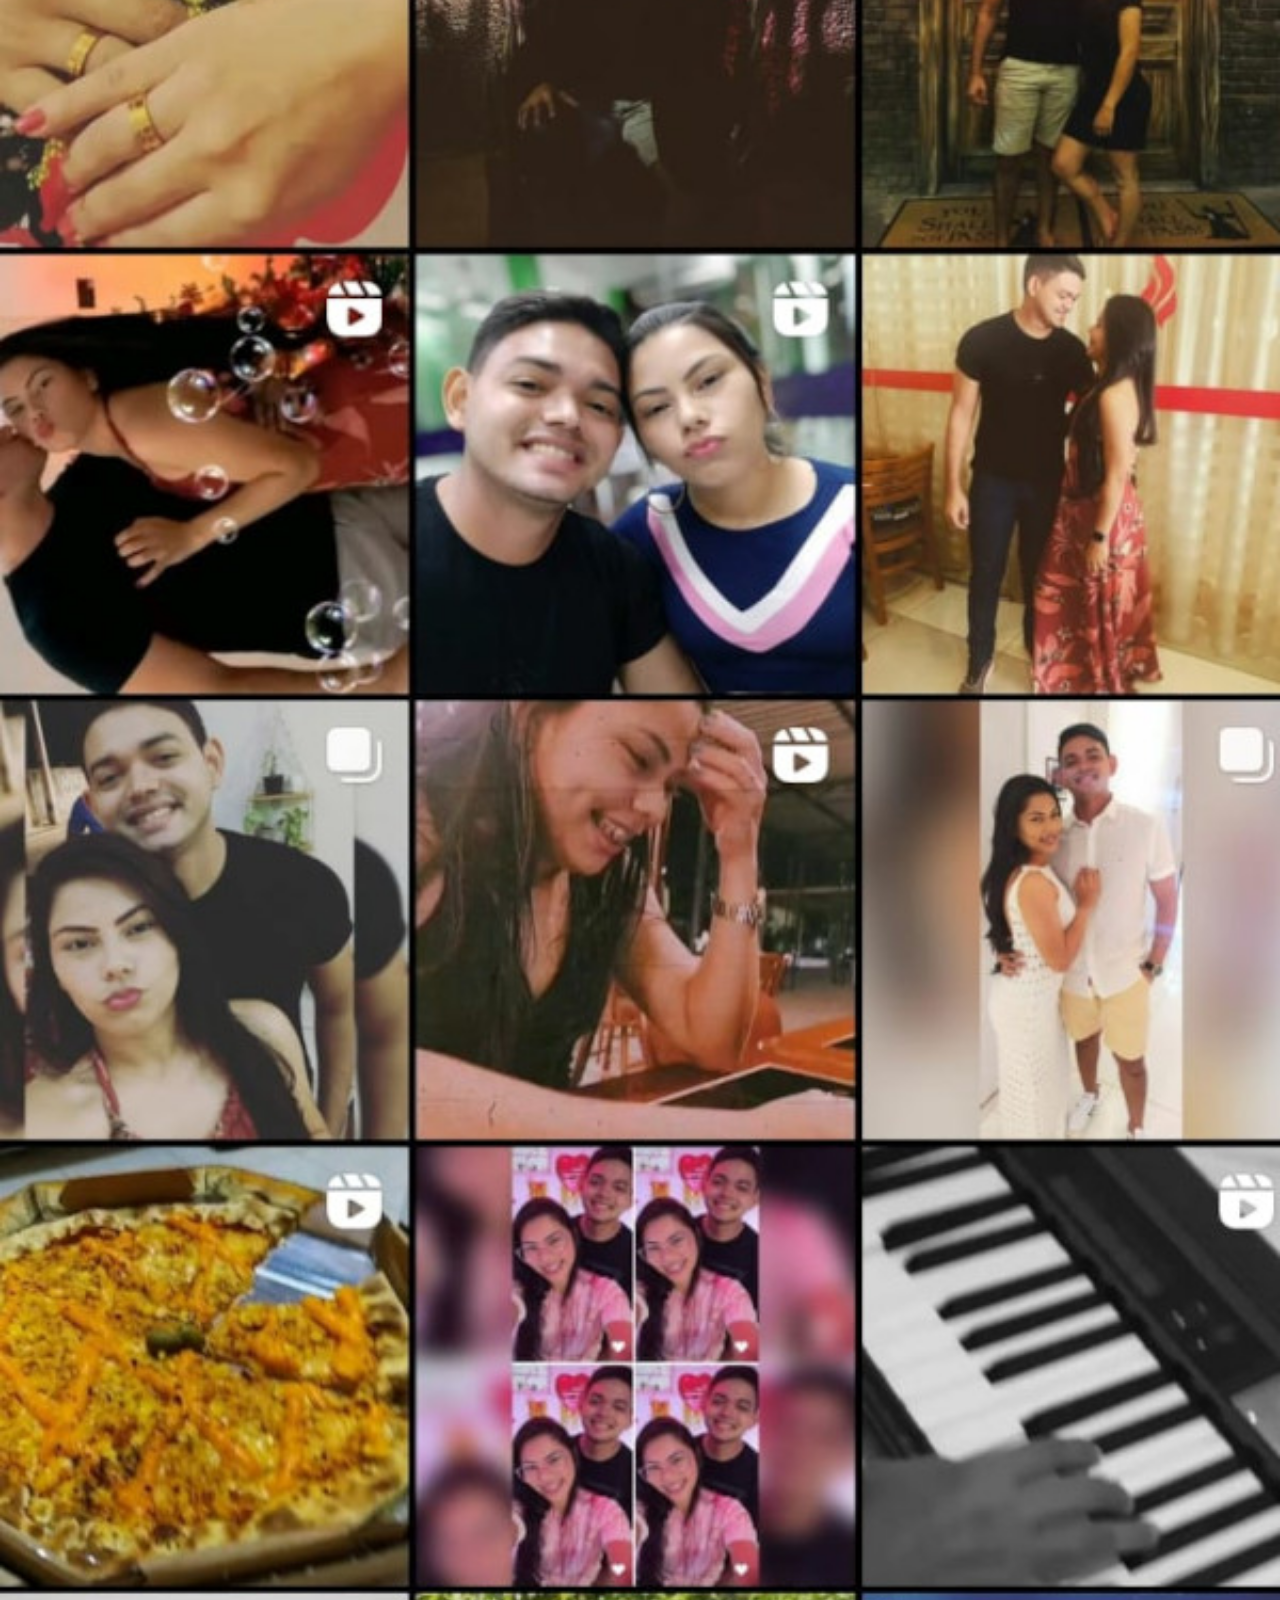
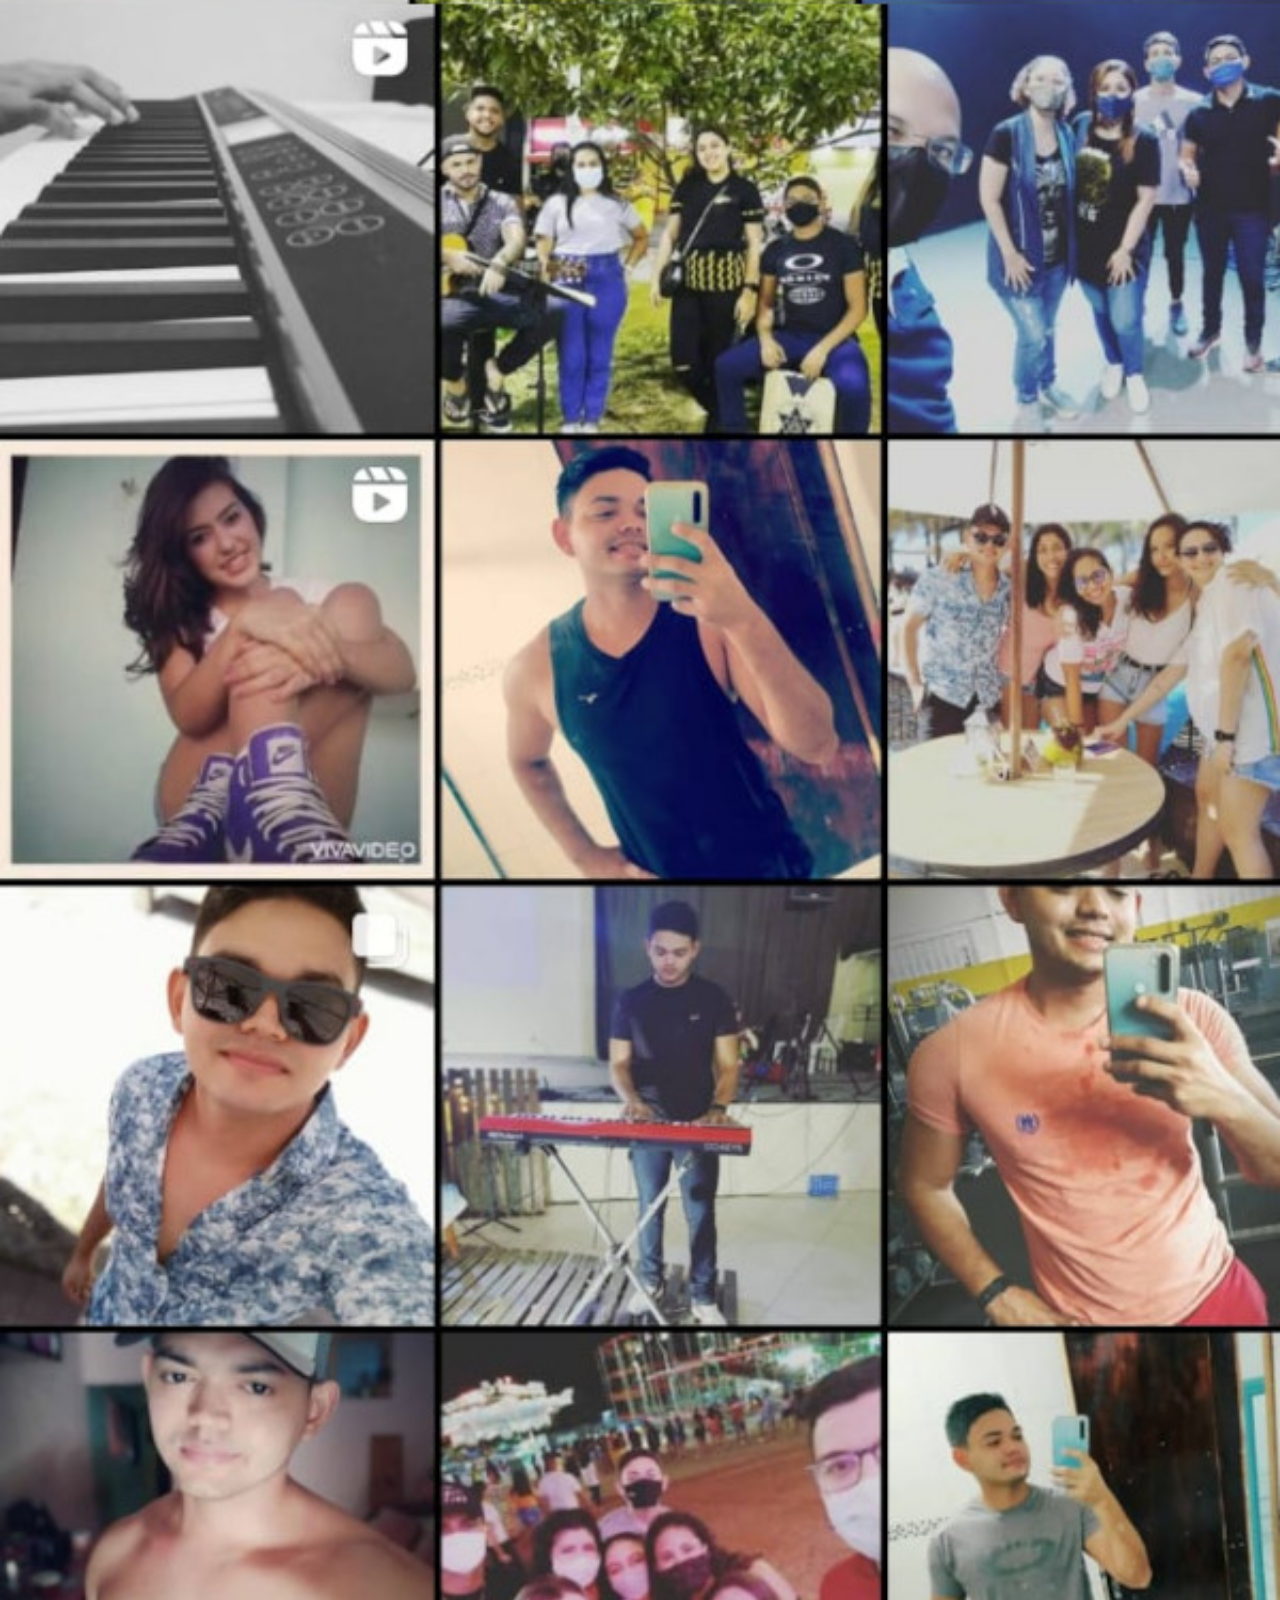
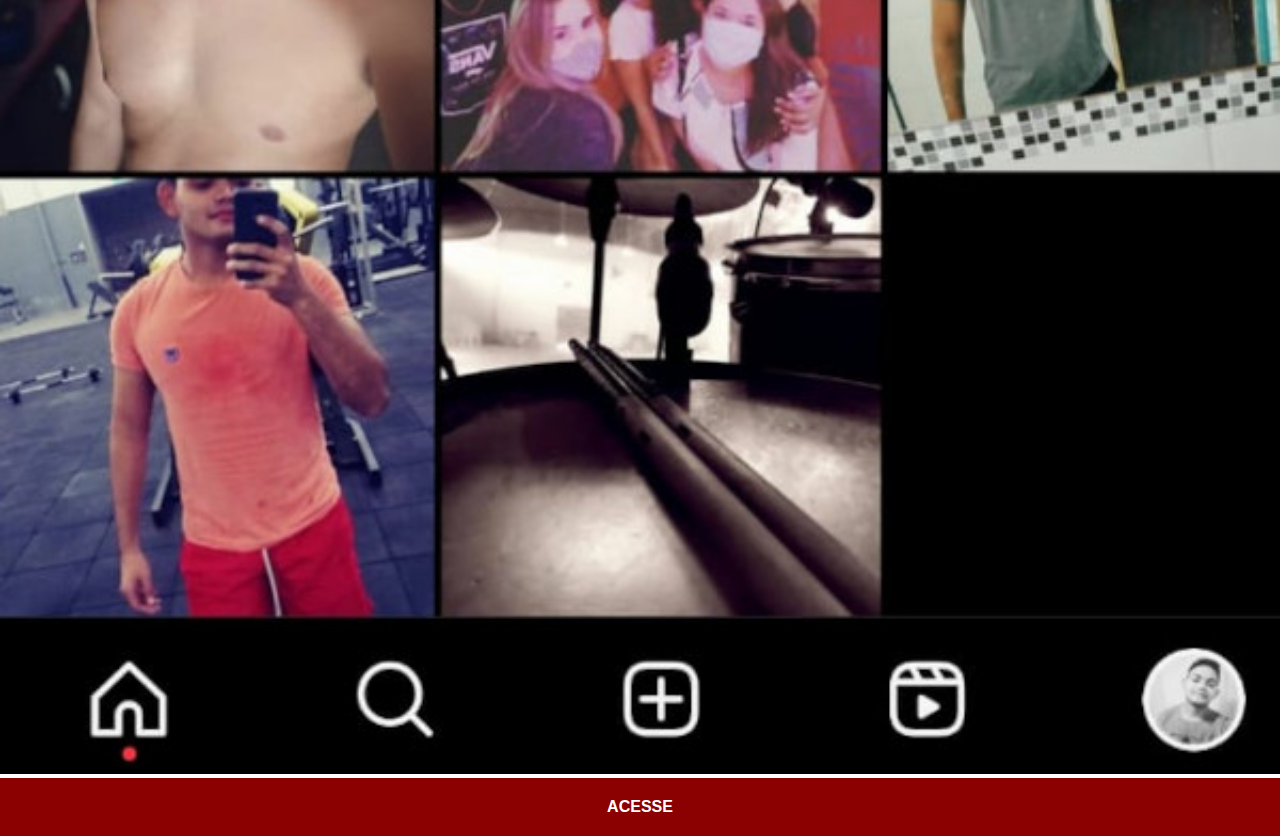
<file: instagram.html>
<!DOCTYPE html>
<html lang="pt-br">
<head>
    <meta charset="UTF-8">
    <meta name="viewport" content="width=device-width, initial-scale=1.0">
    <link rel="stylesheet" href="estilos/social.css">
    <title>Youtube</title>
</head>
<body>
    <img src="imagens/tela-instagram2.jpg" alt="Instagram">
    <a href="https://www.instagram.com/matheuslucosta/" target="_blank">ACESSE</a>
</body>
</html>
</file>
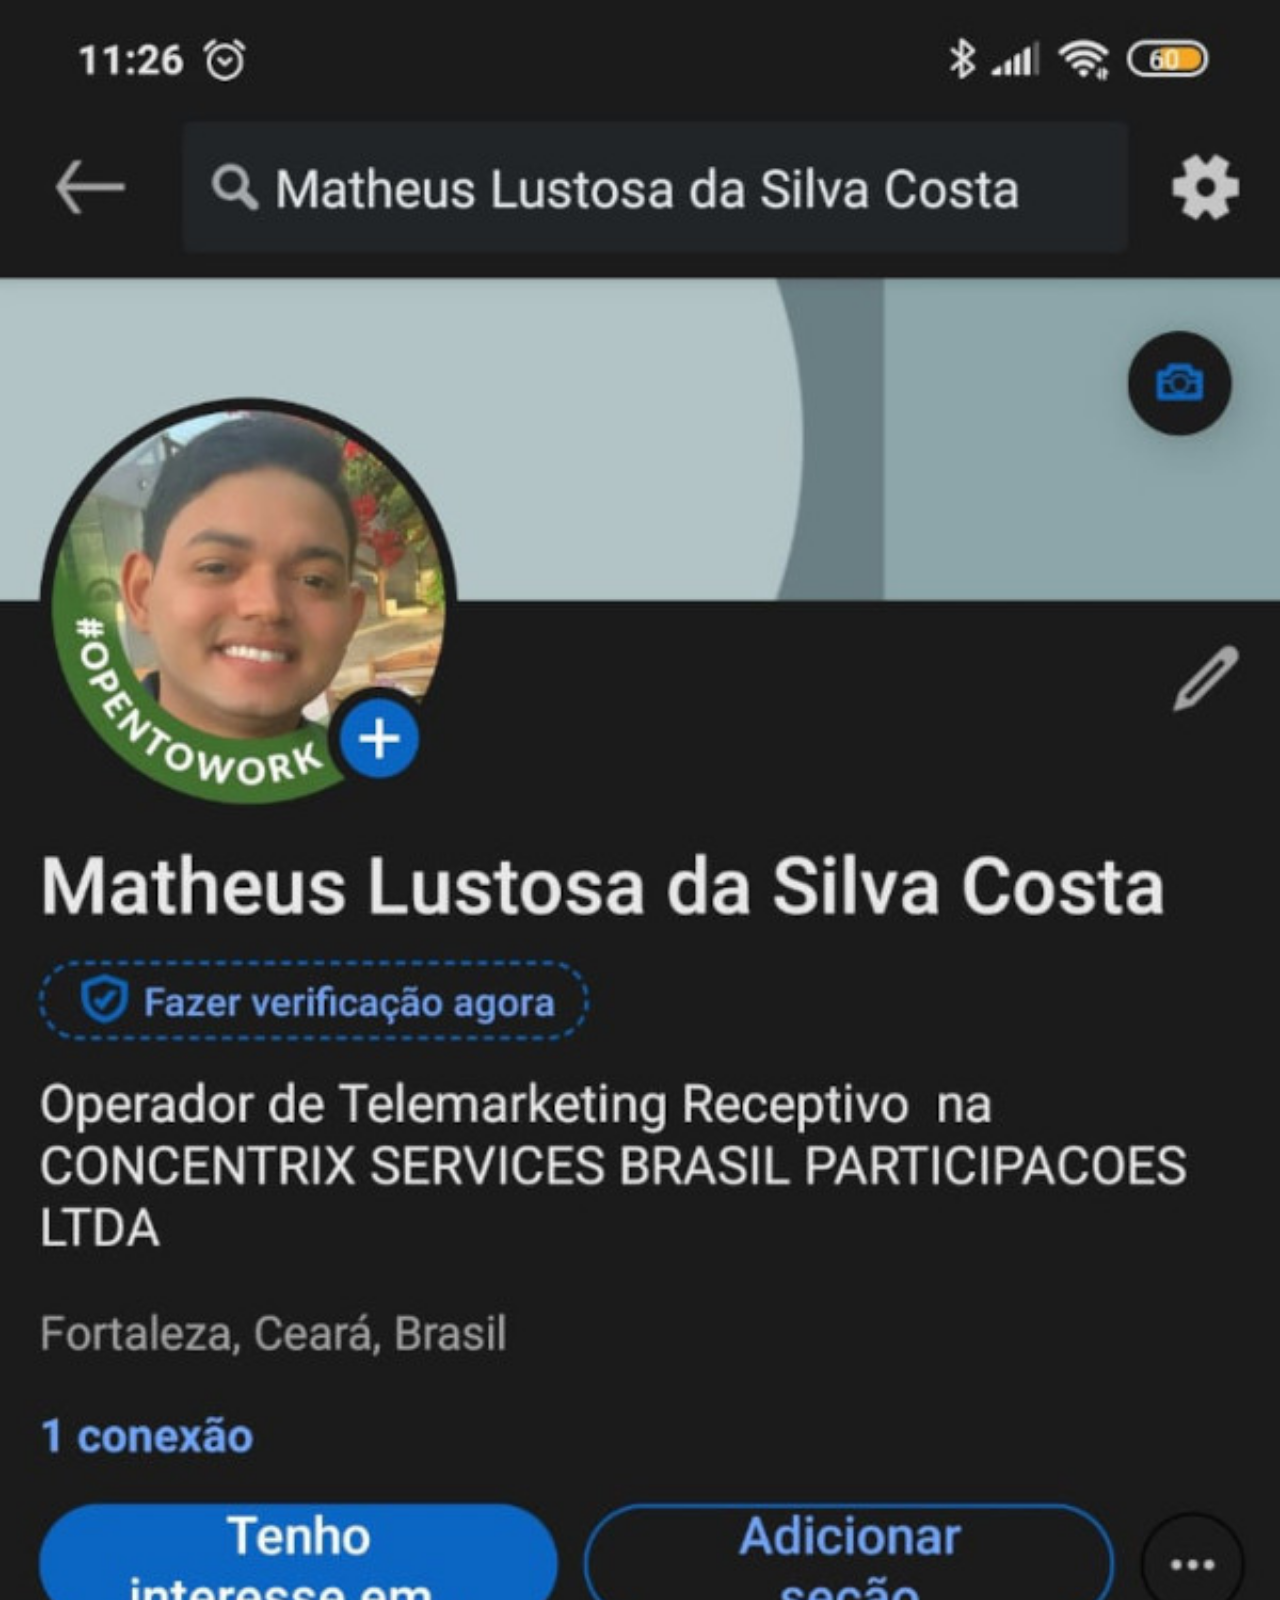
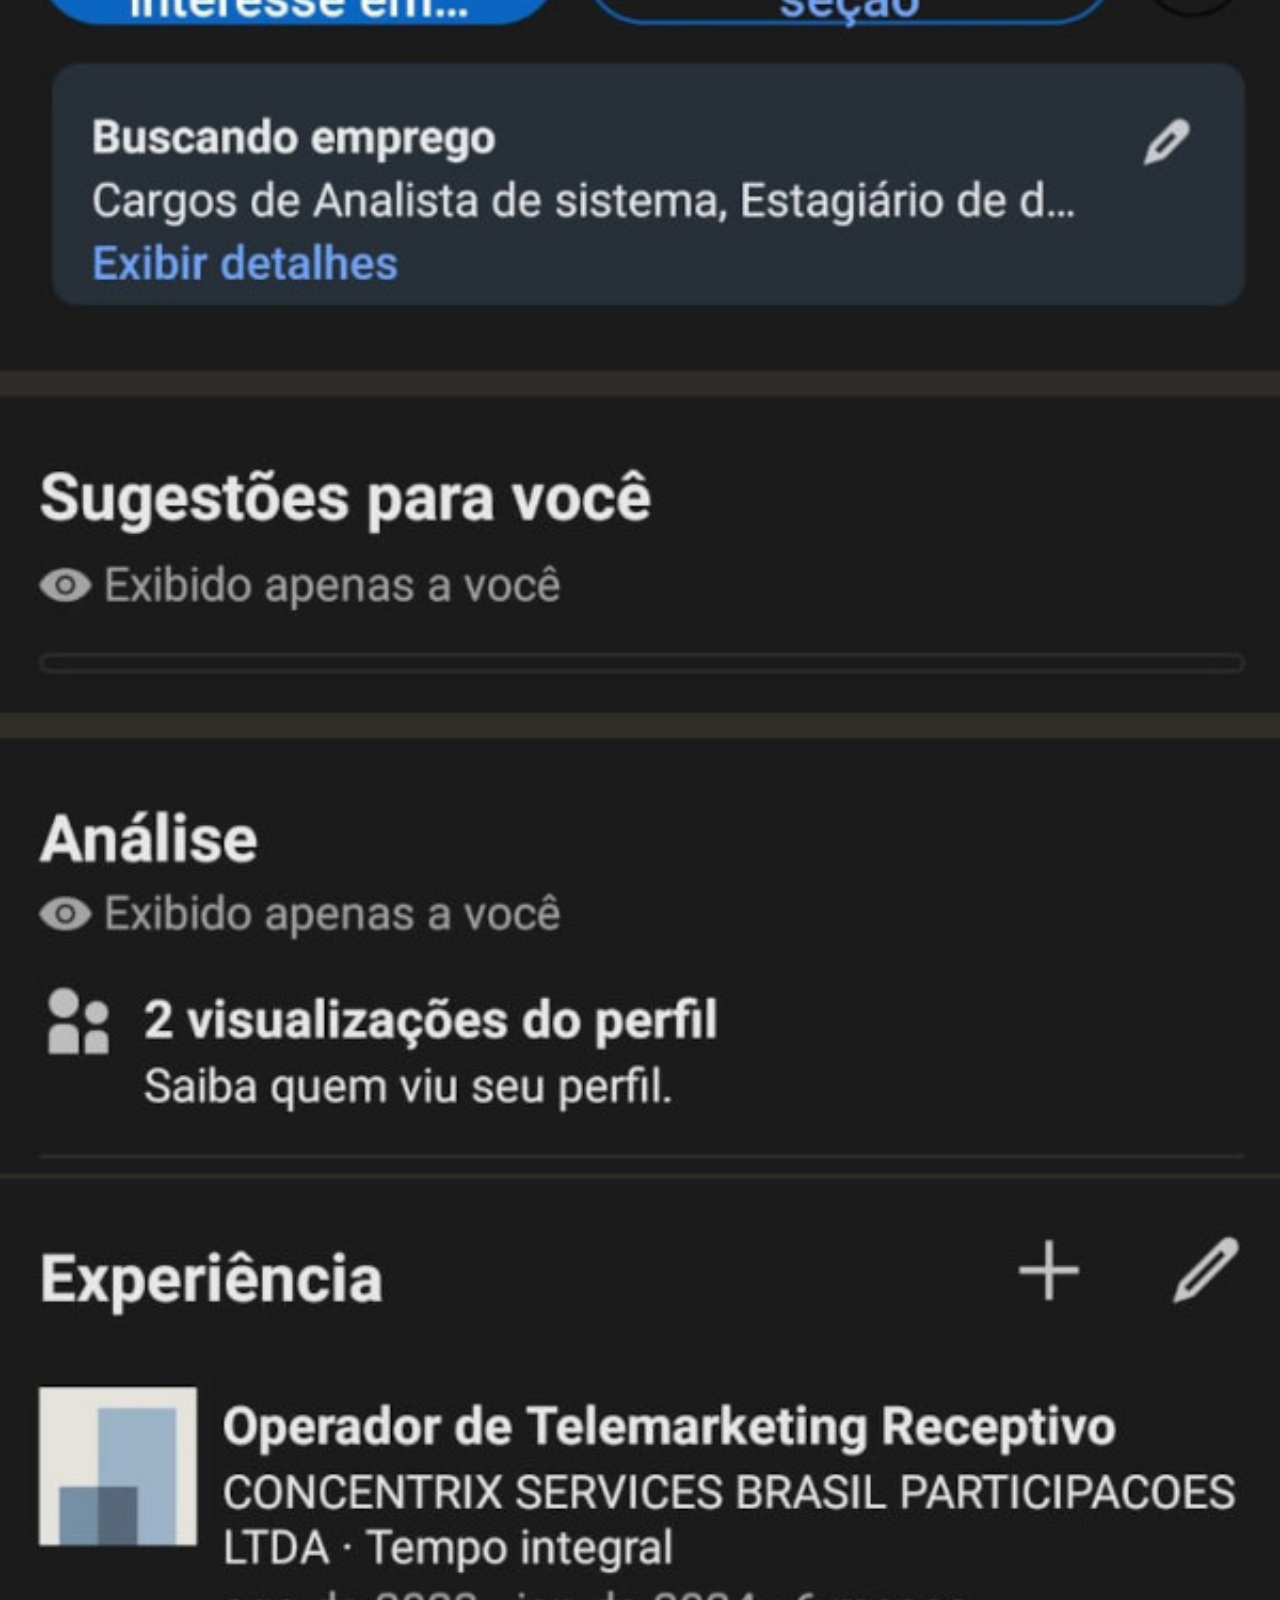
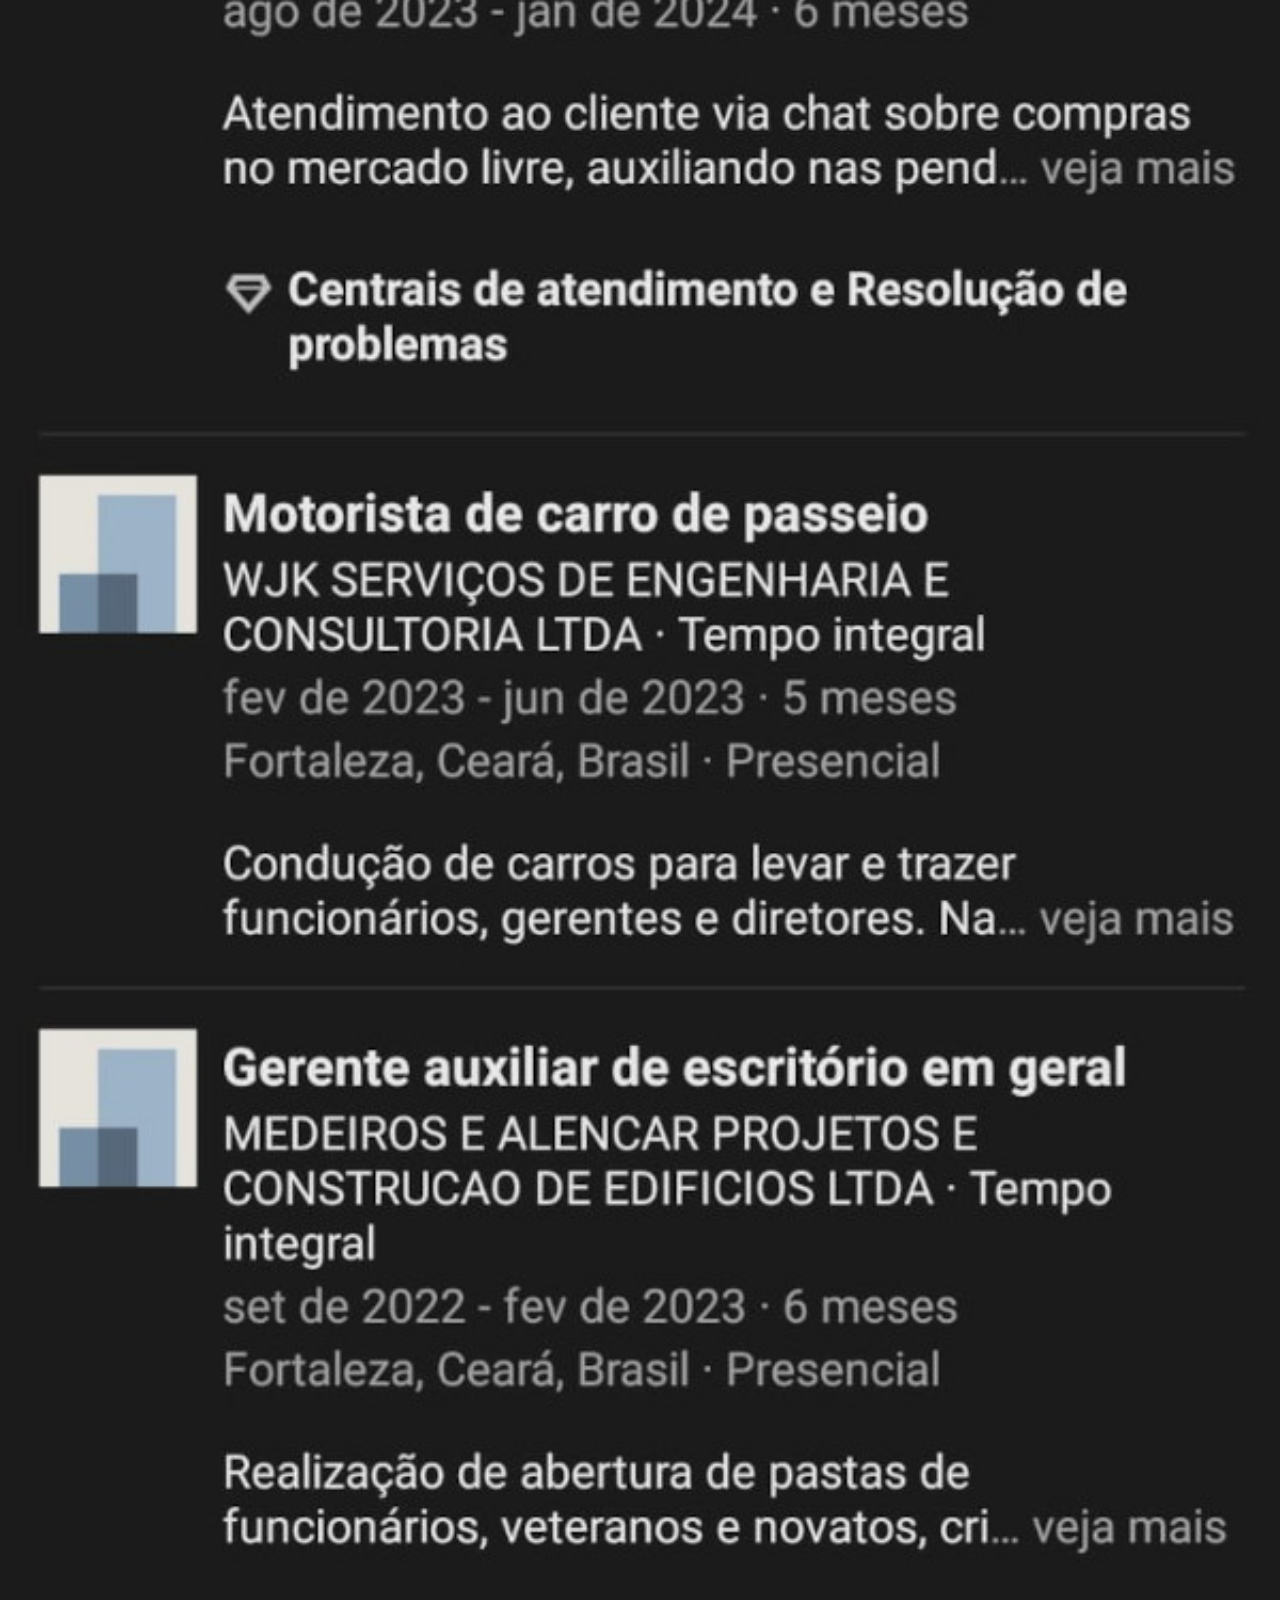
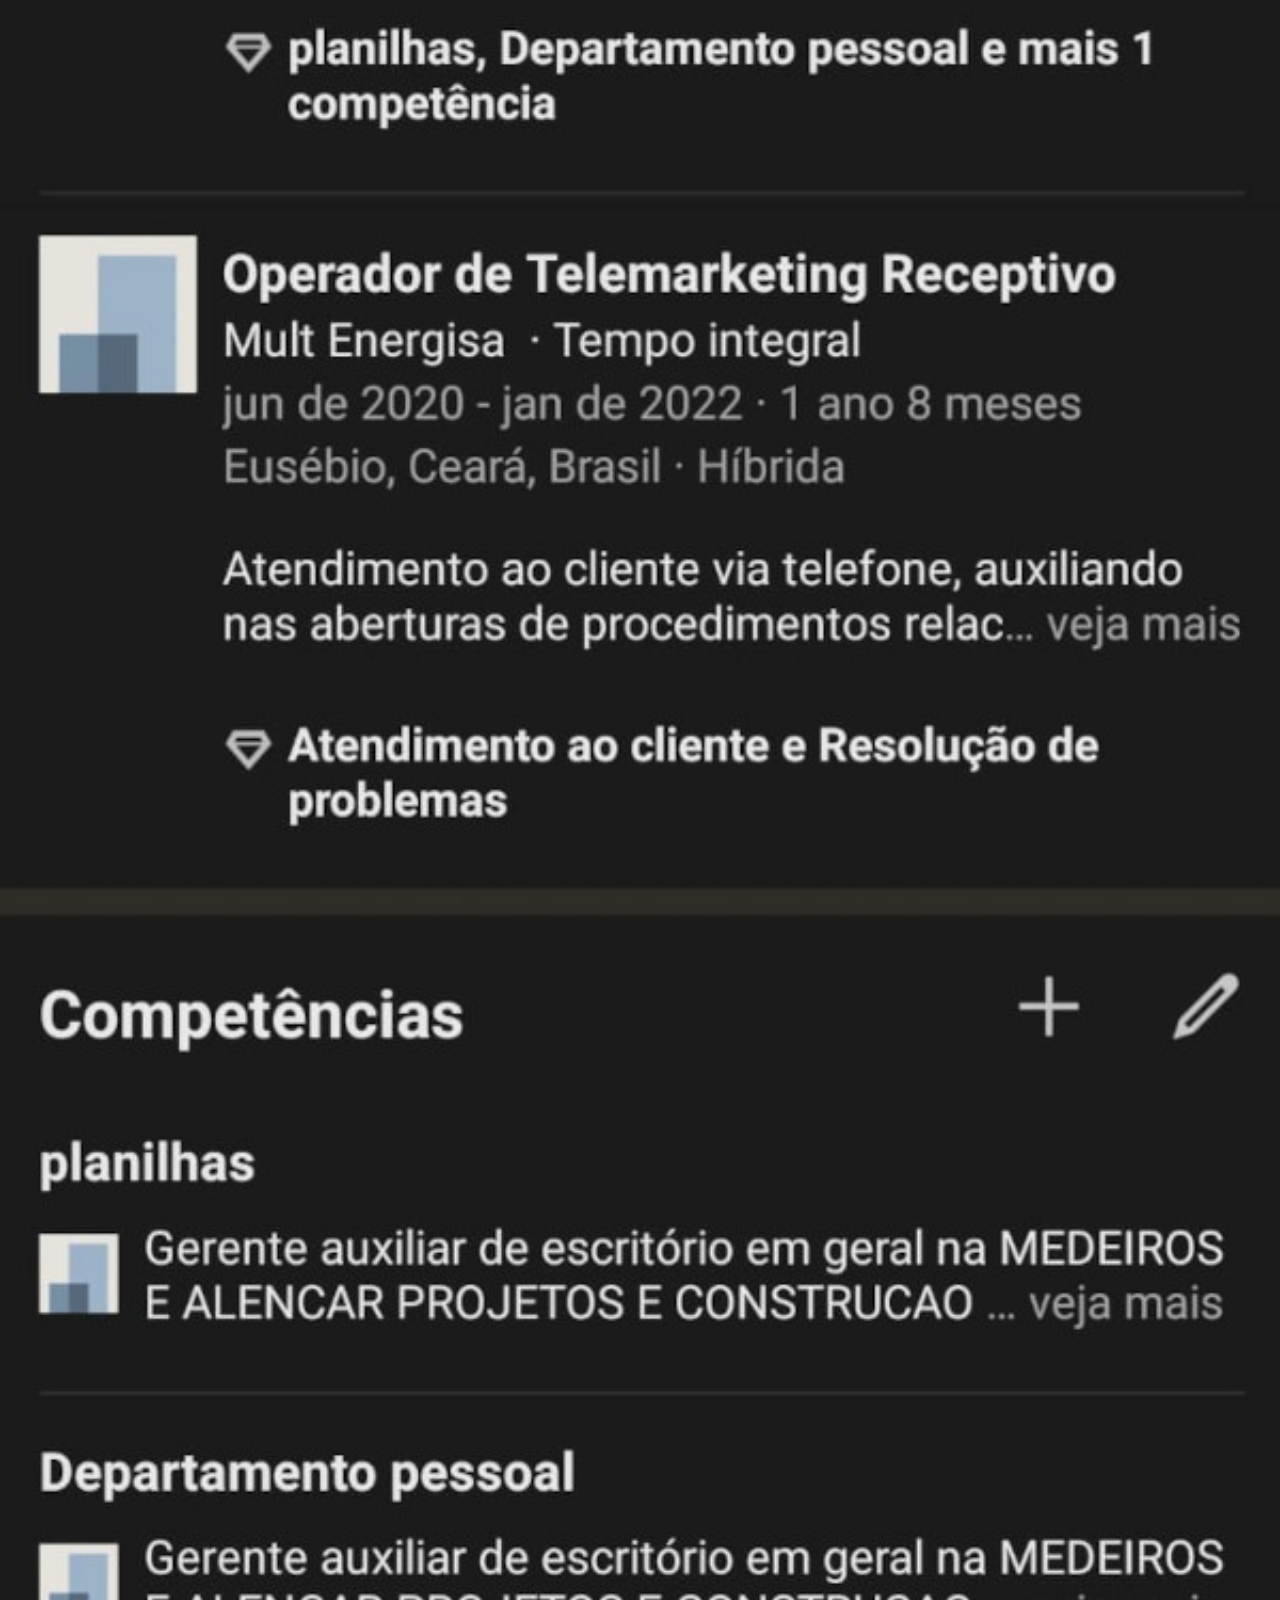
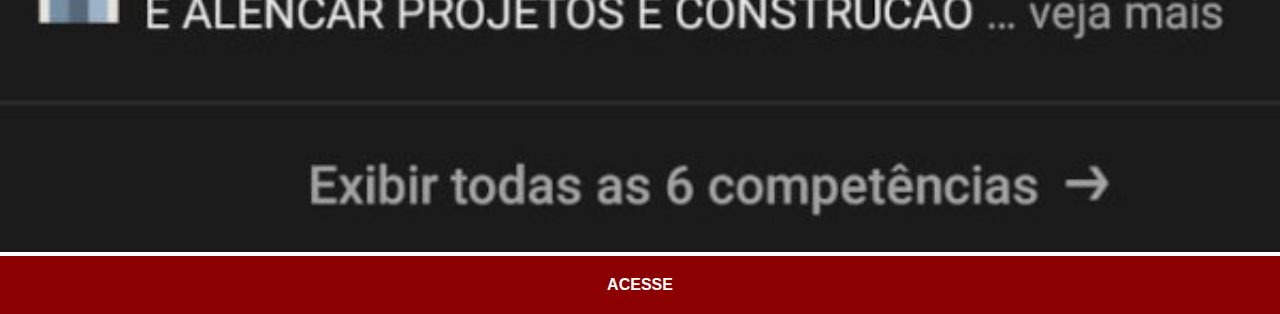
<file: linkedin.html>
<!DOCTYPE html>
<html lang="pt-br">
<head>
    <meta charset="UTF-8">
    <meta name="viewport" content="width=device-width, initial-scale=1.0">
    <link rel="stylesheet" href="estilos/social.css">
    <title>Youtube</title>
</head>
<body>
    <img src="imagens/tela-linkdin.jpg" alt="Yutube">
    <a href="https://www.linkedin.com/in/matheus-lustosa-da-silva-costa-556aa02b8" target="_blank">ACESSE</a>
</body>
</html>
</file>
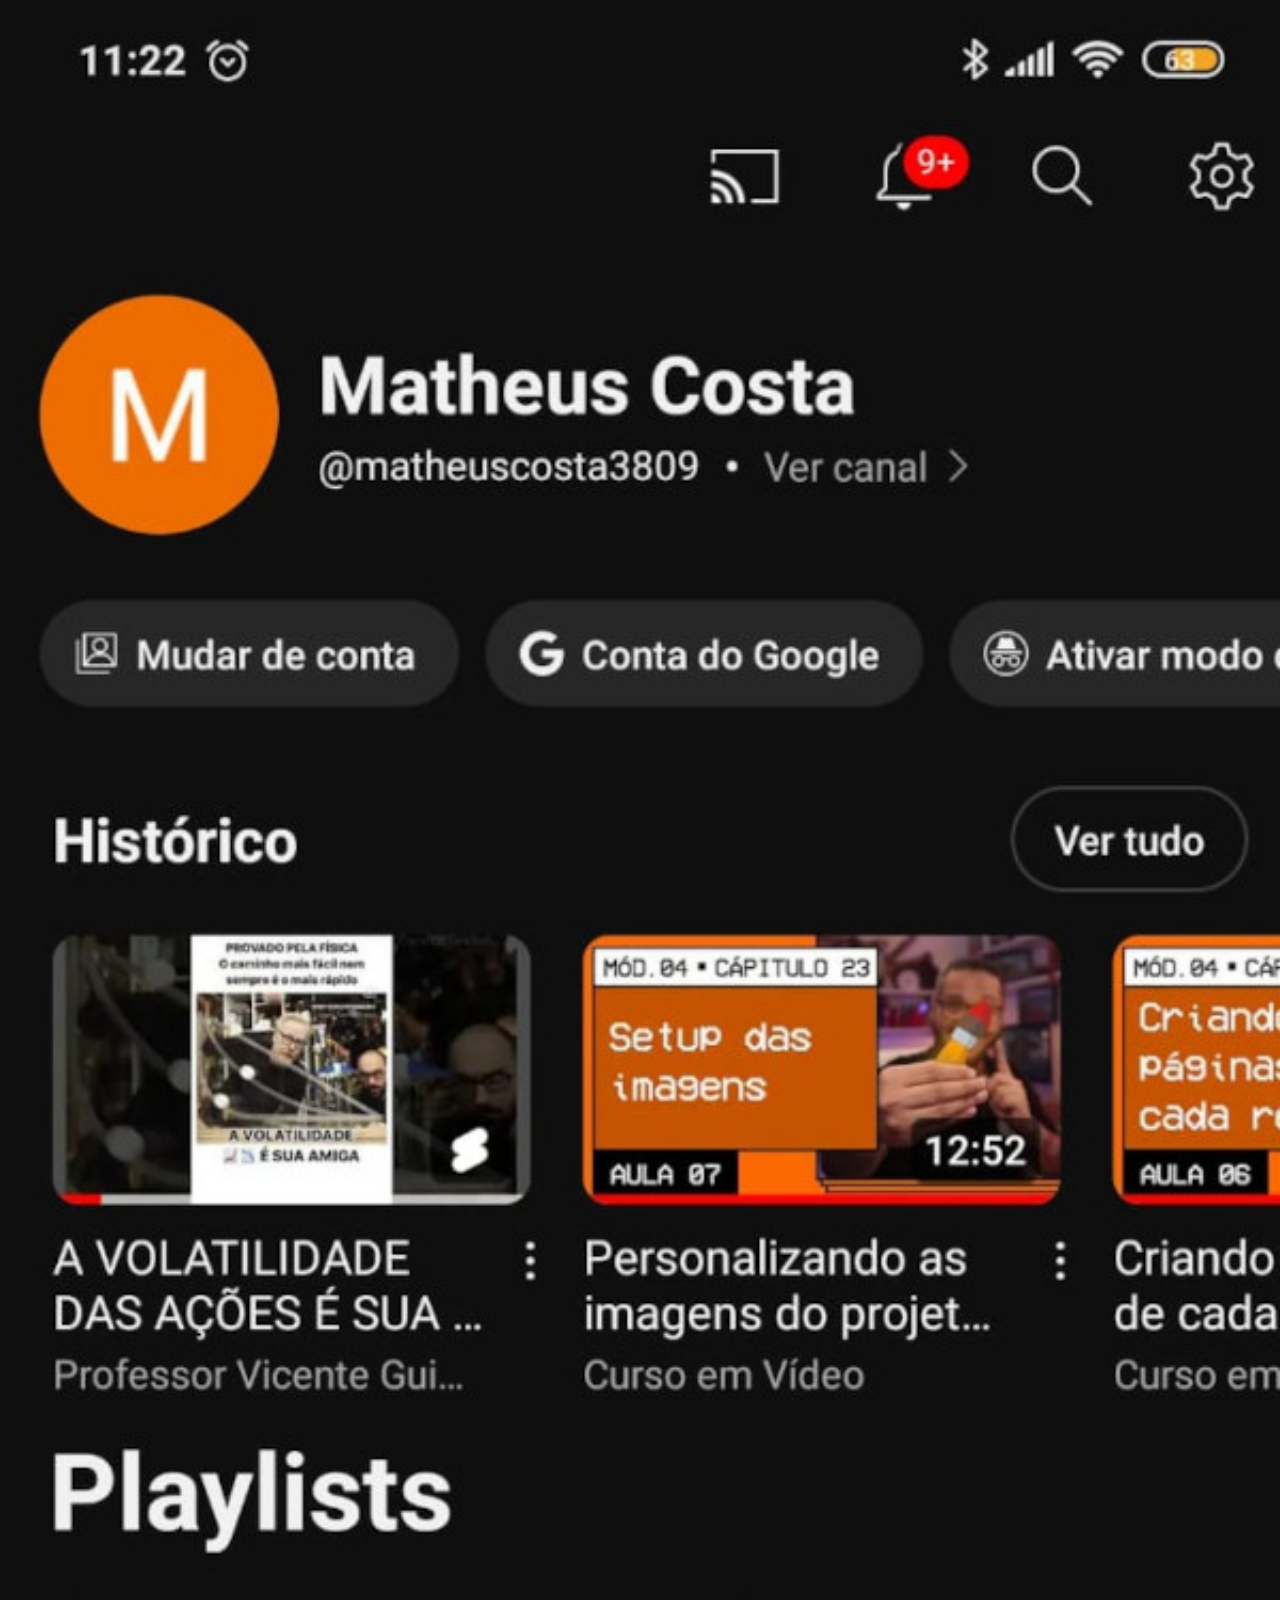
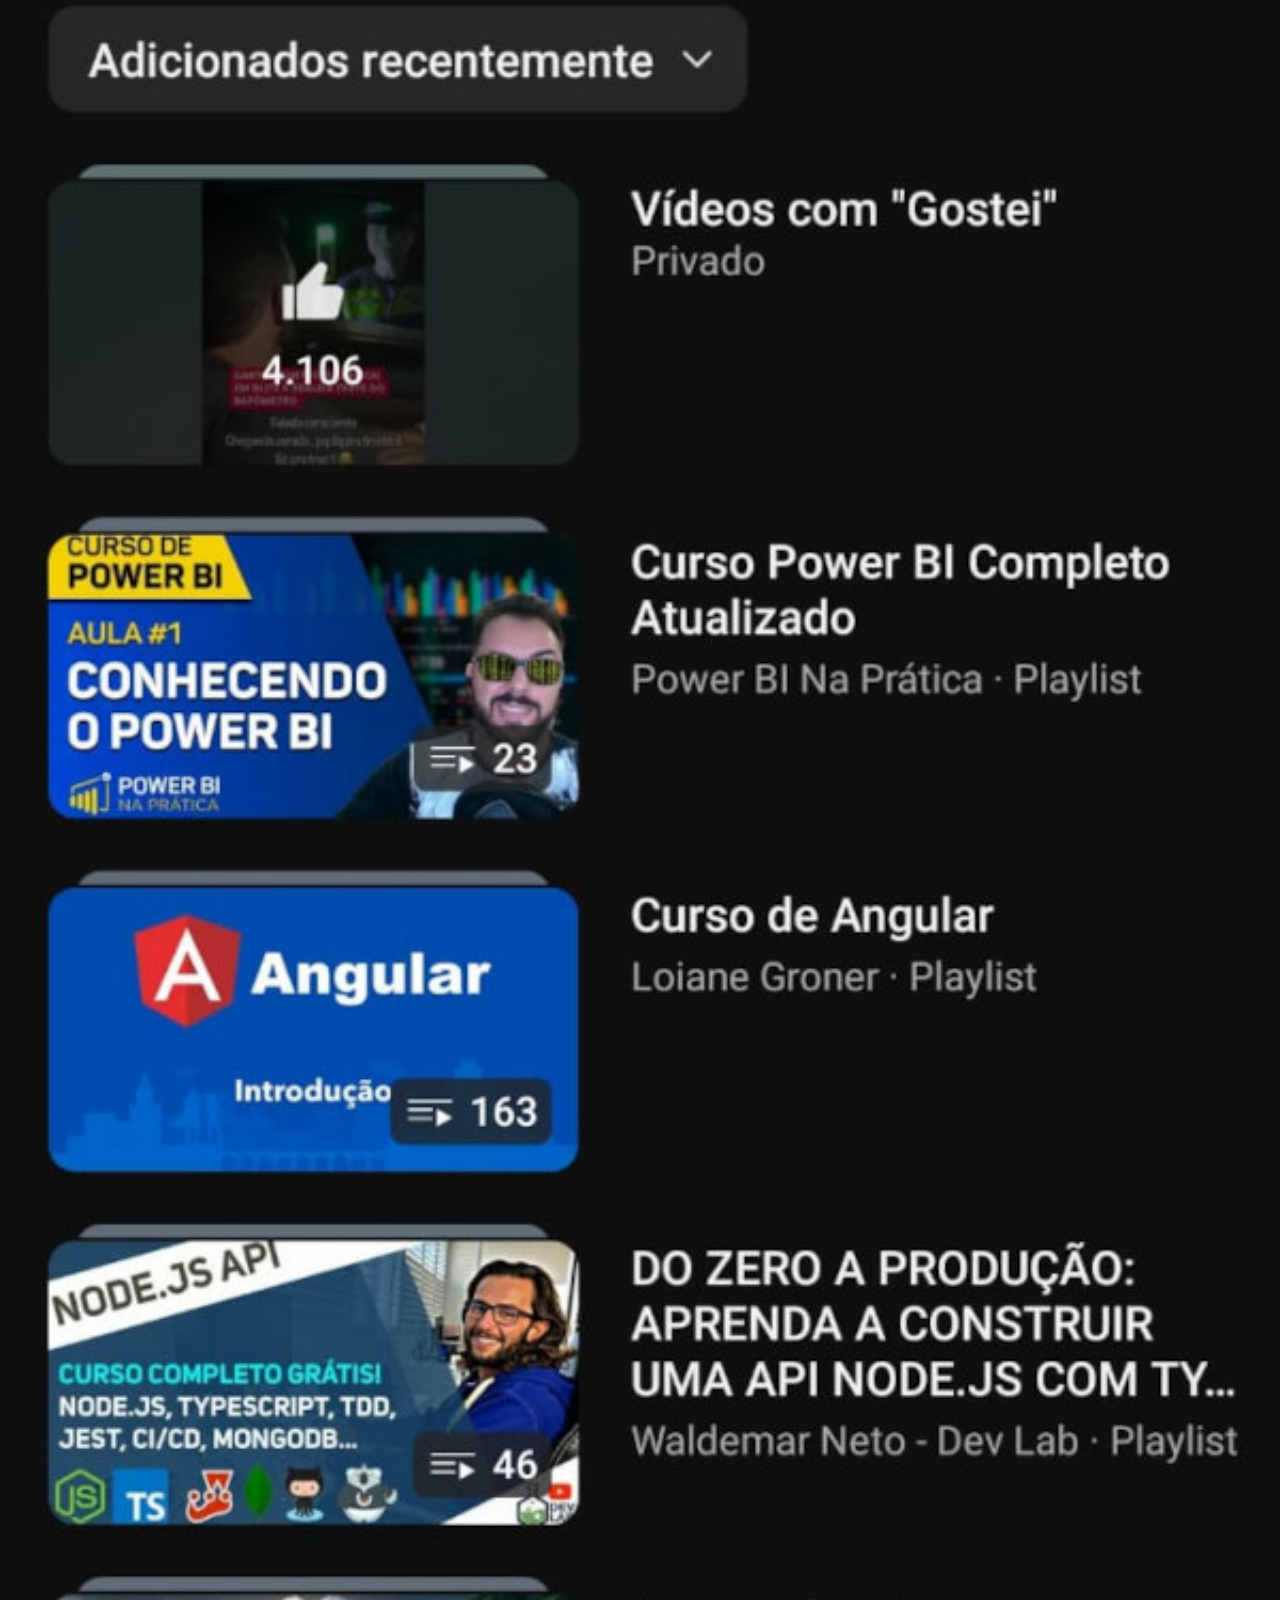
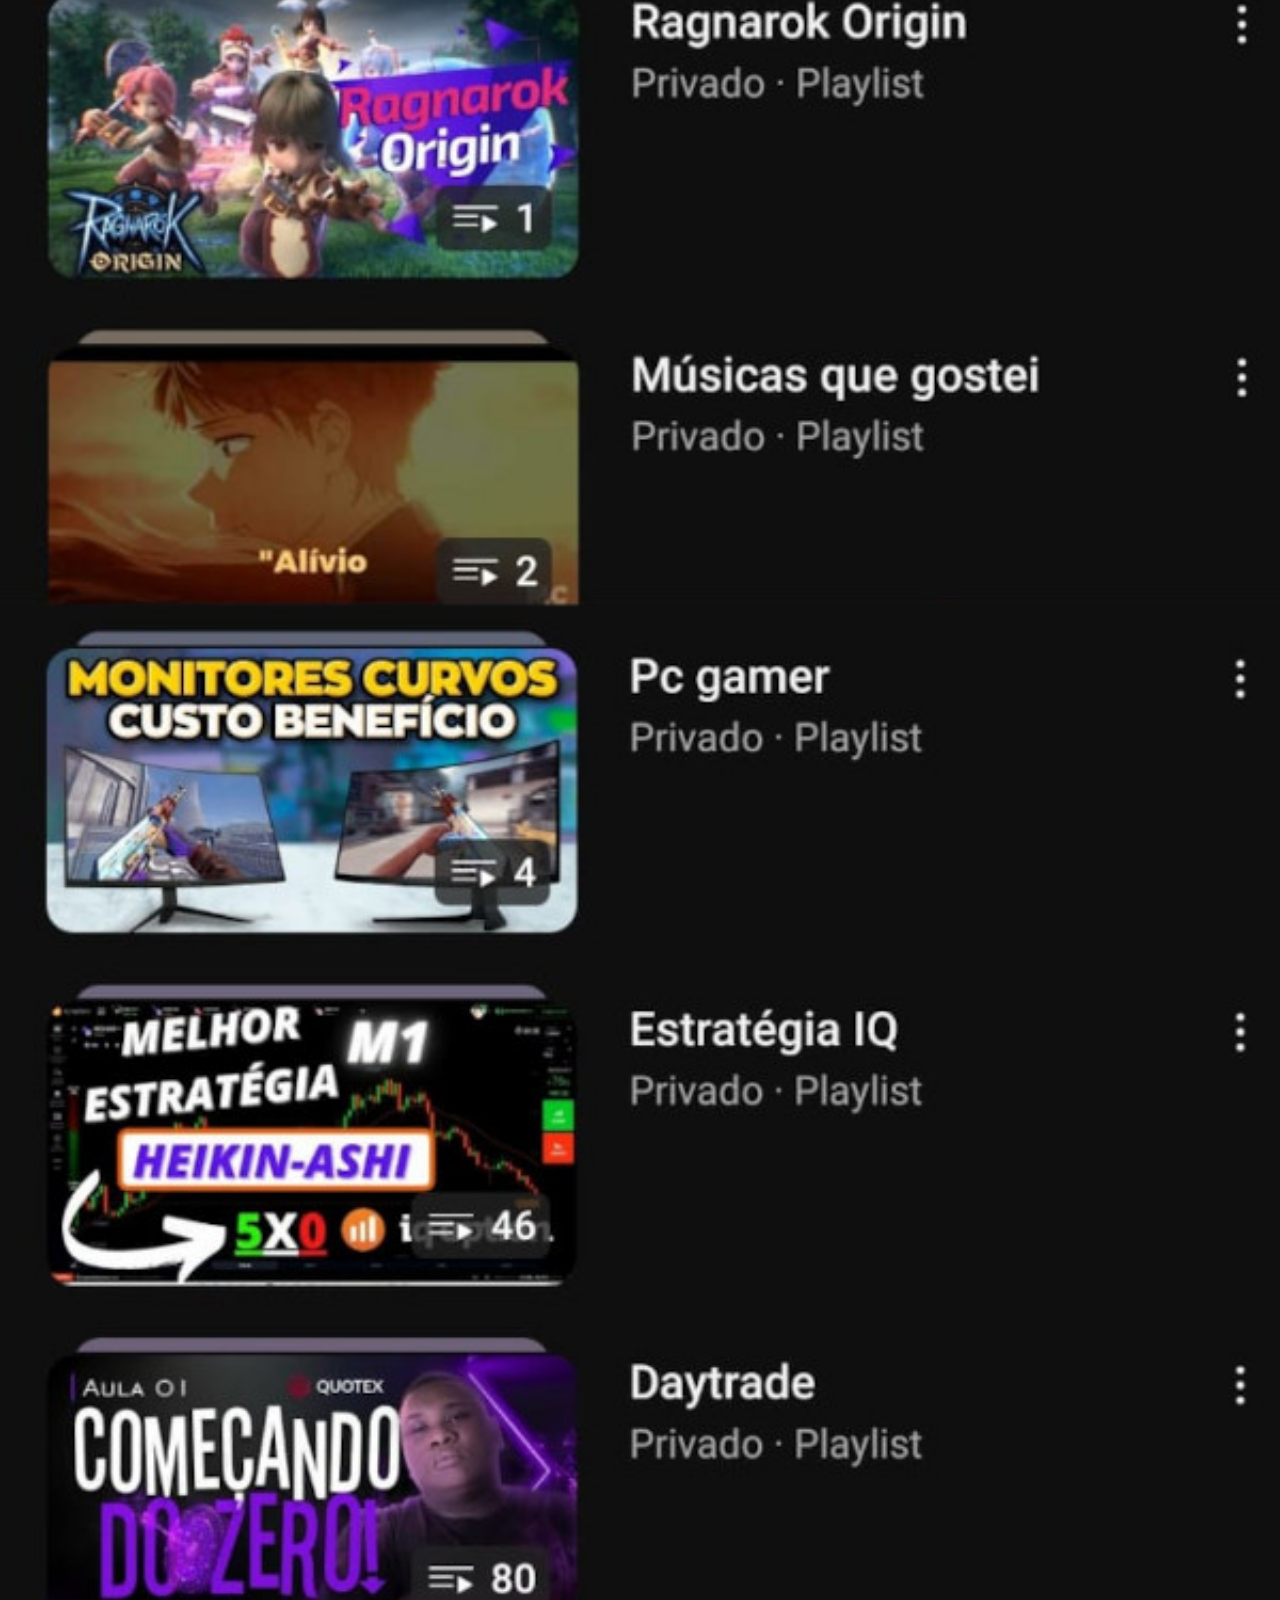
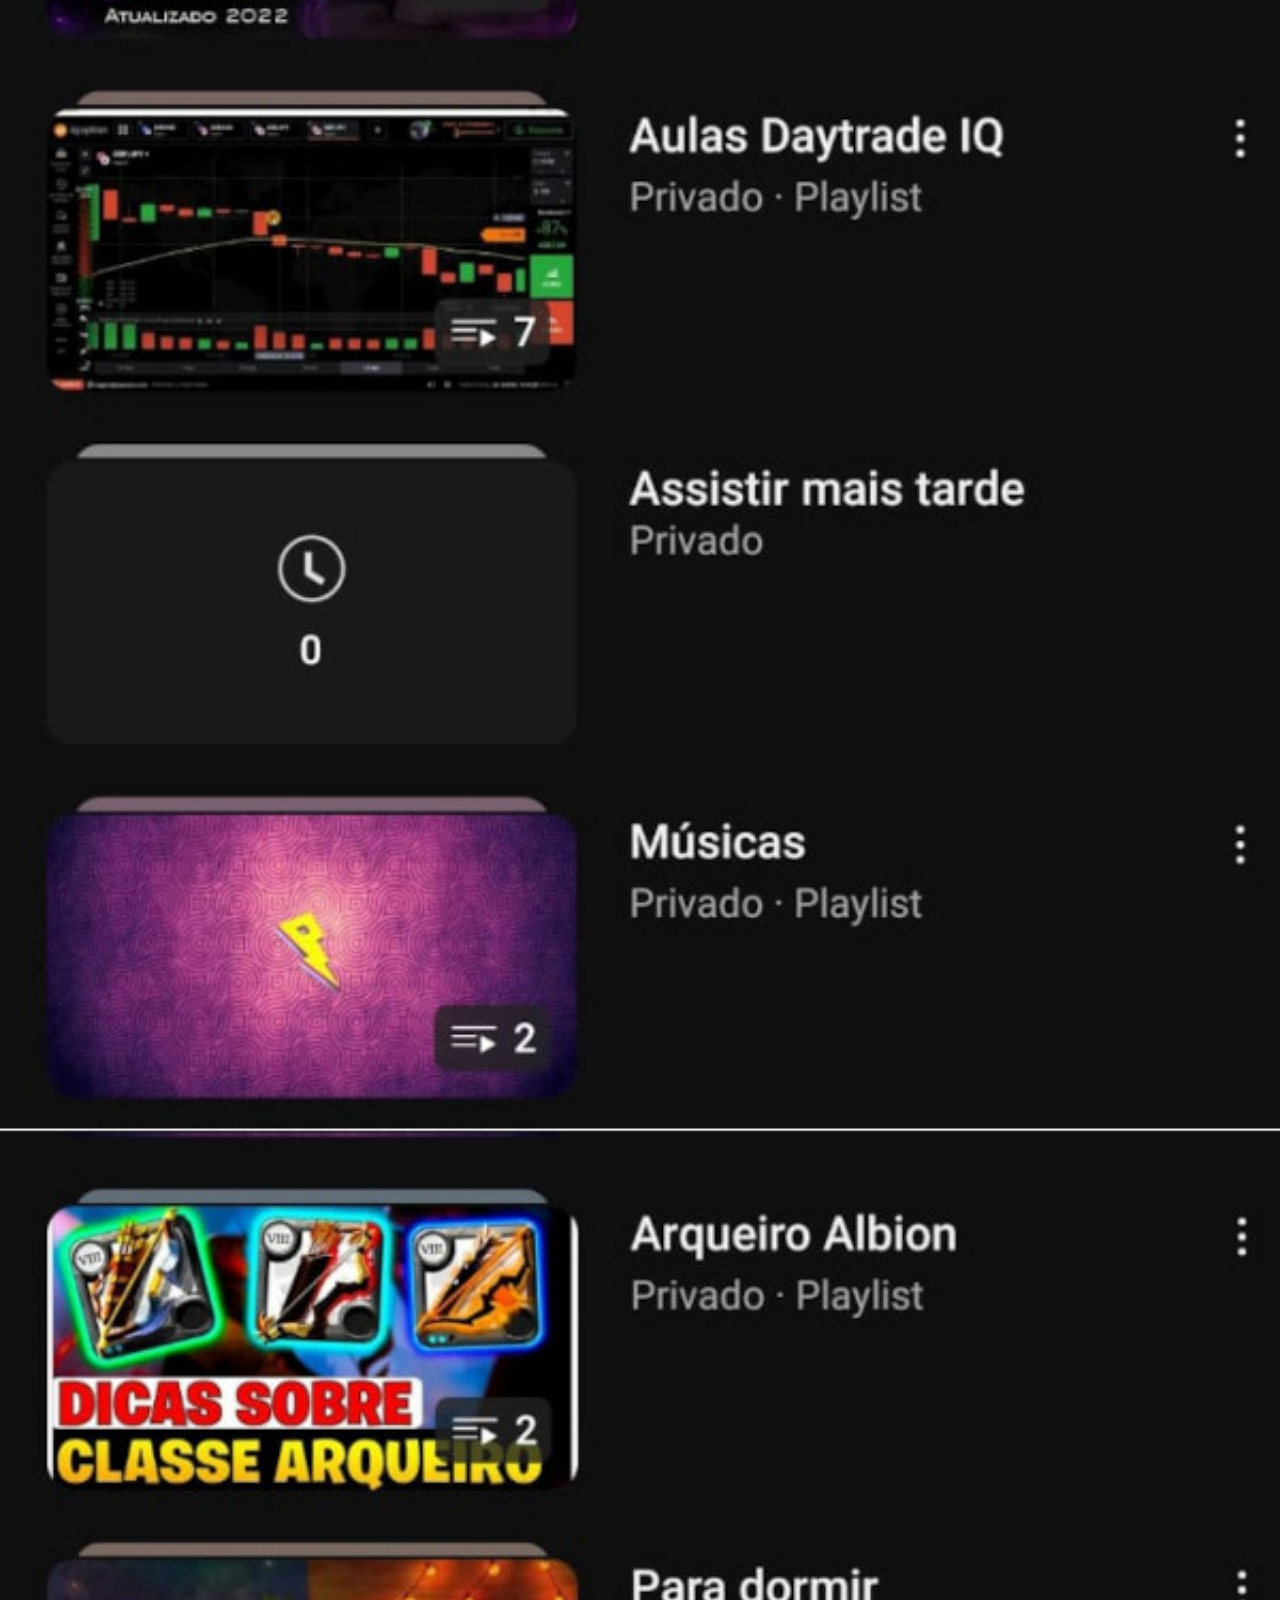
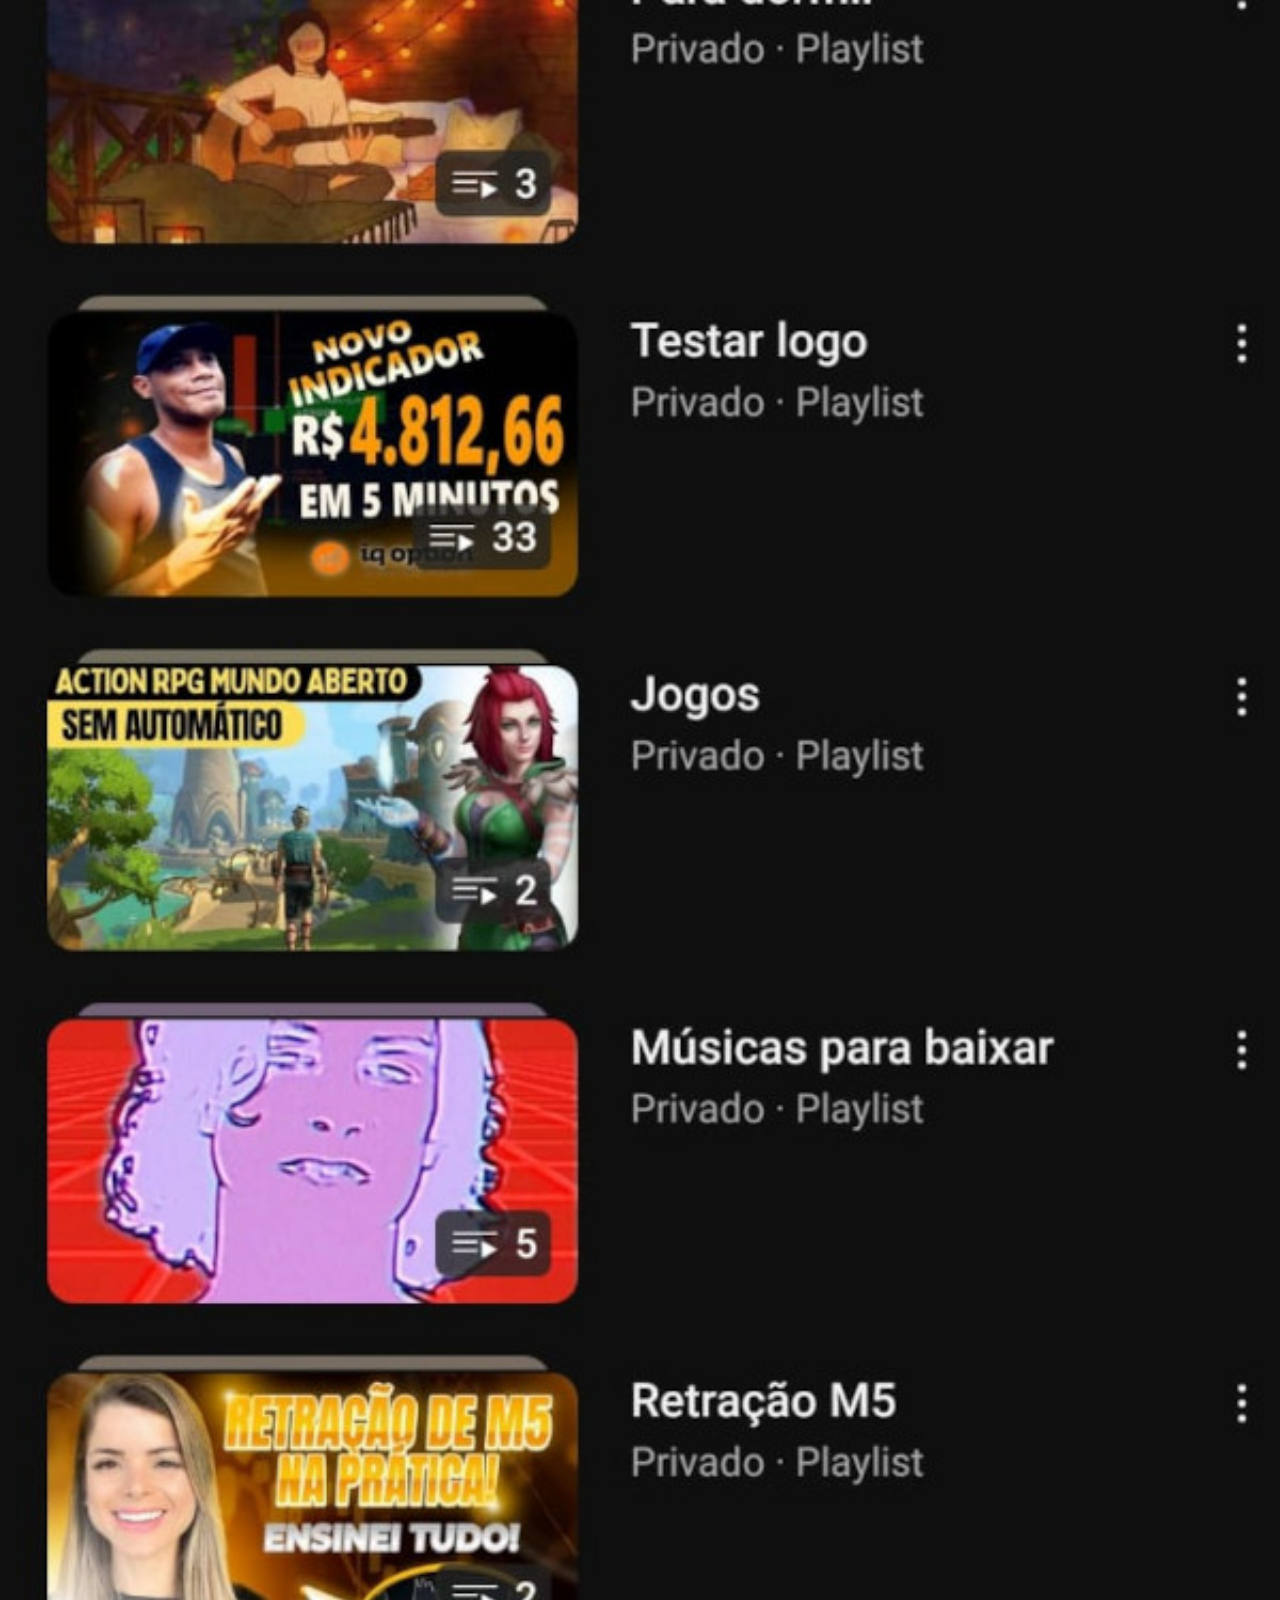
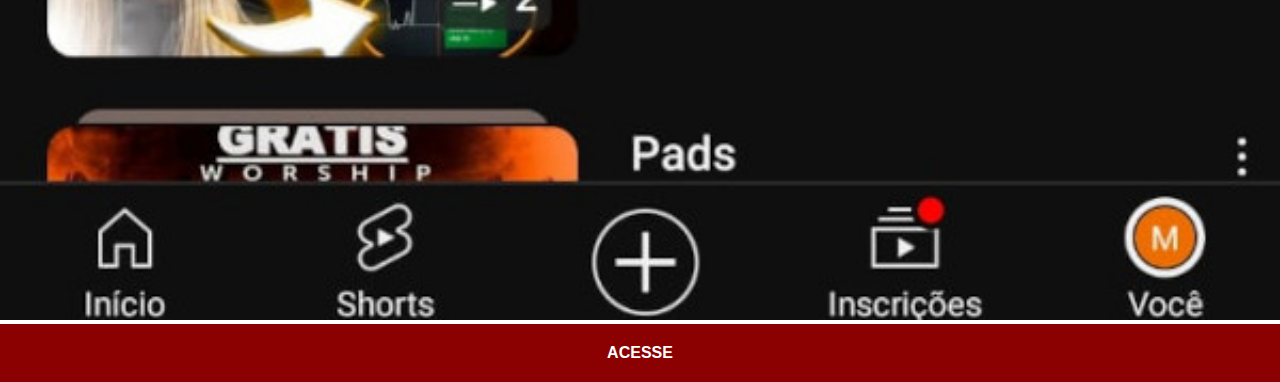
<file: youtube.html>
<!DOCTYPE html>
<html lang="pt-br">
<head>
    <meta charset="UTF-8">
    <meta name="viewport" content="width=device-width, initial-scale=1.0">
    <link rel="stylesheet" href="estilos/social.css">
    <title>Youtube</title>
</head>
<body>
    <img src="imagens/tela-youtube2.jpg" alt="Yutube">
    <a href="https://www.youtube.com/@matheuscosta3809/playlists" target="_blank">ACESSE</a>
</body>
</html>
</file>
<file: estilos/estilos.css>
@charset "UTF-8";

* {
    margin: 0px;
    padding: 0px;
    font-family: Arial, Helvetica, sans-serif;
}

::-webkit-scrollbar {
    width: 0px;
    height: 0px;
}

html, body {
    height: 100vh;
    width: 100vw;
    background-color: black;
}

body {
    background: url('../imagens/fundo-madeira.jpg') no-repeat top center;
    background-size: cover;
    background-attachment: fixed;
}

main {
    height: 100vh;
    position: relative;
}

section#telefone {
    position: absolute;
    top: 50%;
    left: 50%;
    transform: translate(-50%, -50%);
    height: 627px;
    width: 311px;
    background: url('../imagens/frame-iphone.png') no-repeat;

}

iframe#tela {
    position: relative;
    top: 80px;
    left: 22px;
    width: 267px;
    height: 471px;
}

section#redes-sociais {
    text-align: right;
}

section#redes-sociais img {
    width: 50px;
    margin: 10px;
    border-radius: 50%;
    box-shadow: 2px 2px 5px rgba(0, 0, 0, 0.397);
    box-sizing: border-box;
}

section#redes-sociais img:hover {
    border: 2px solid rgb(255, 255, 255, 0.637);
    transform: translate(-3px, -3px);
    transition: transform .3s, border 0.1s;
    box-shadow: 5px 5px 10px rgb(0, 0, 0, 0.623)
}
</file>
<file: estilos/social.css>
@charset "UTF-8";

* {
    margin: 0px;
    padding: 0px;
    font-family: Arial, Helvetica, sans-serif;
}

::-webkit-scrollbar {
    width: 0px;
    height: 0px;
}

img {
    width: 100vw;
}

a {
    display: block;
    background-color: darkred;
    color: white;
    padding: 20px;
    text-align: center;
    font-weight: bolder;
    text-decoration: none;
}

a:hover {
    background-color: red;
}
</file>
